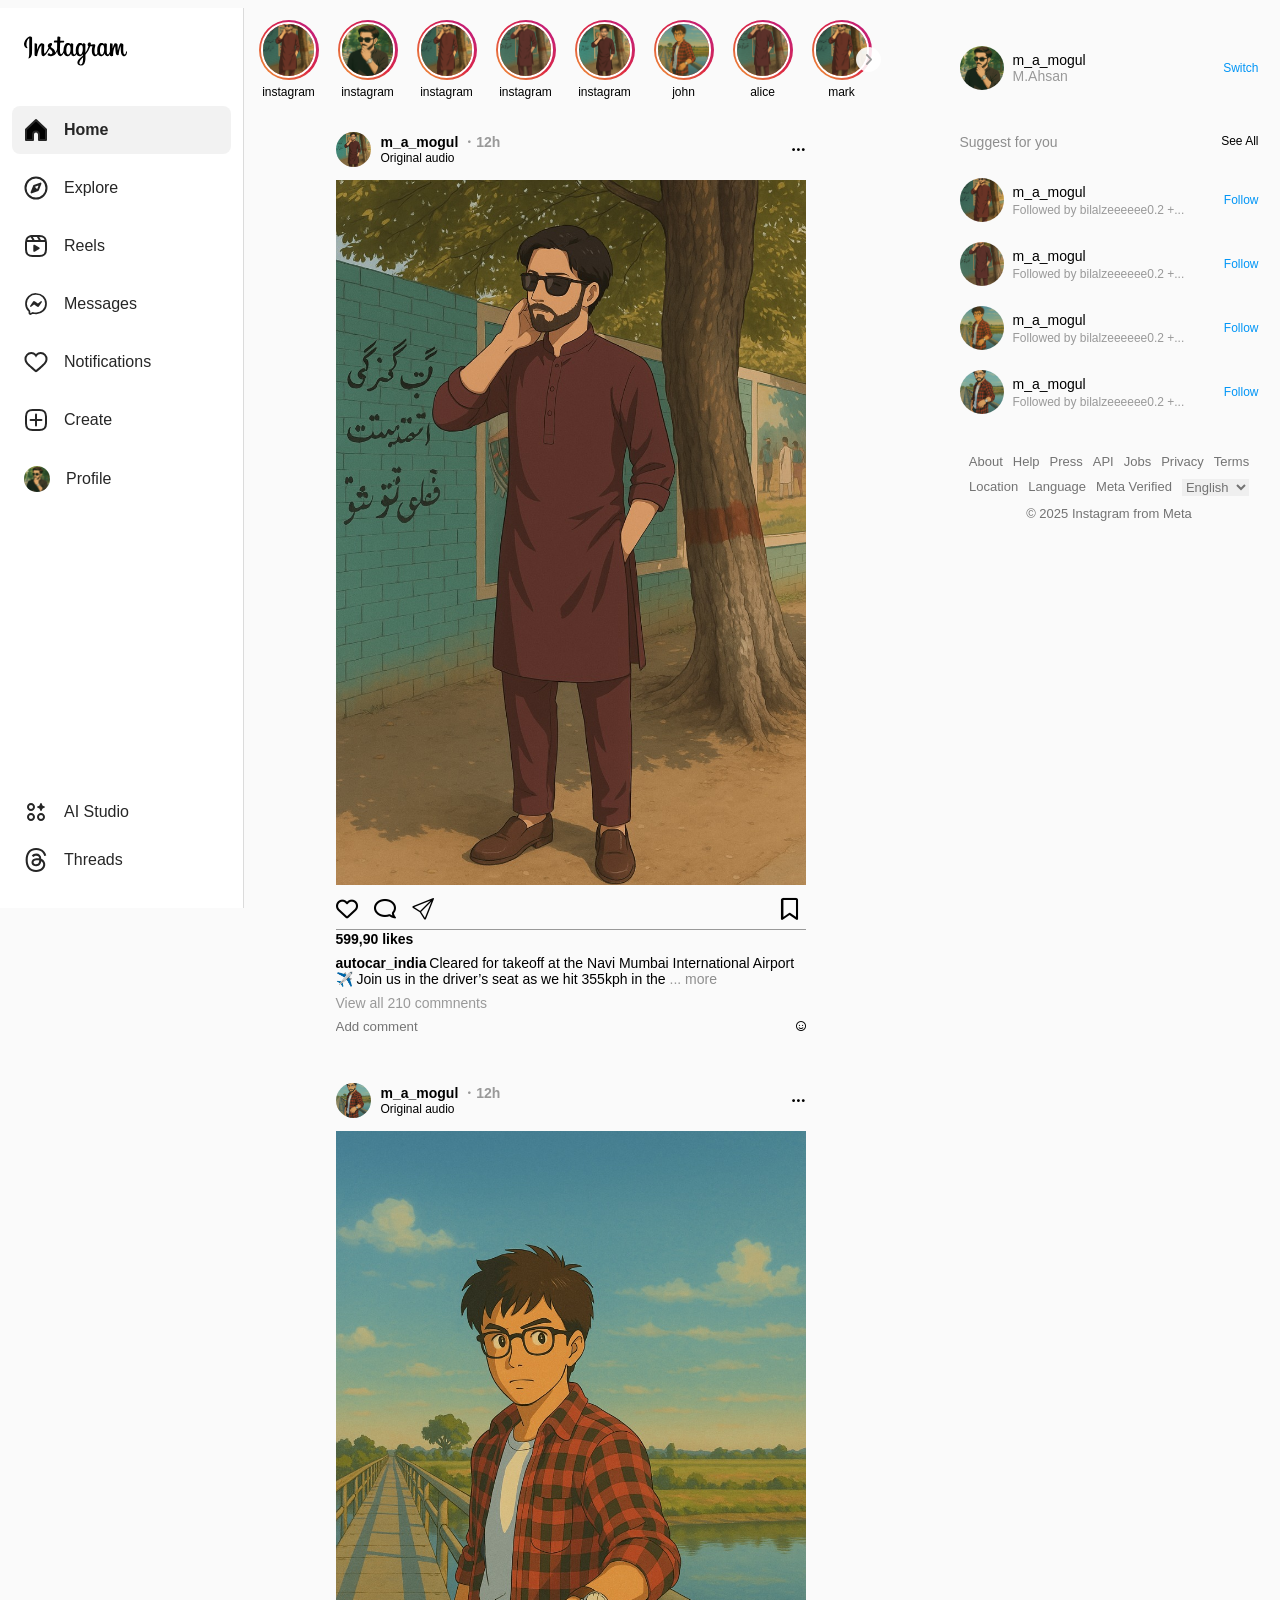
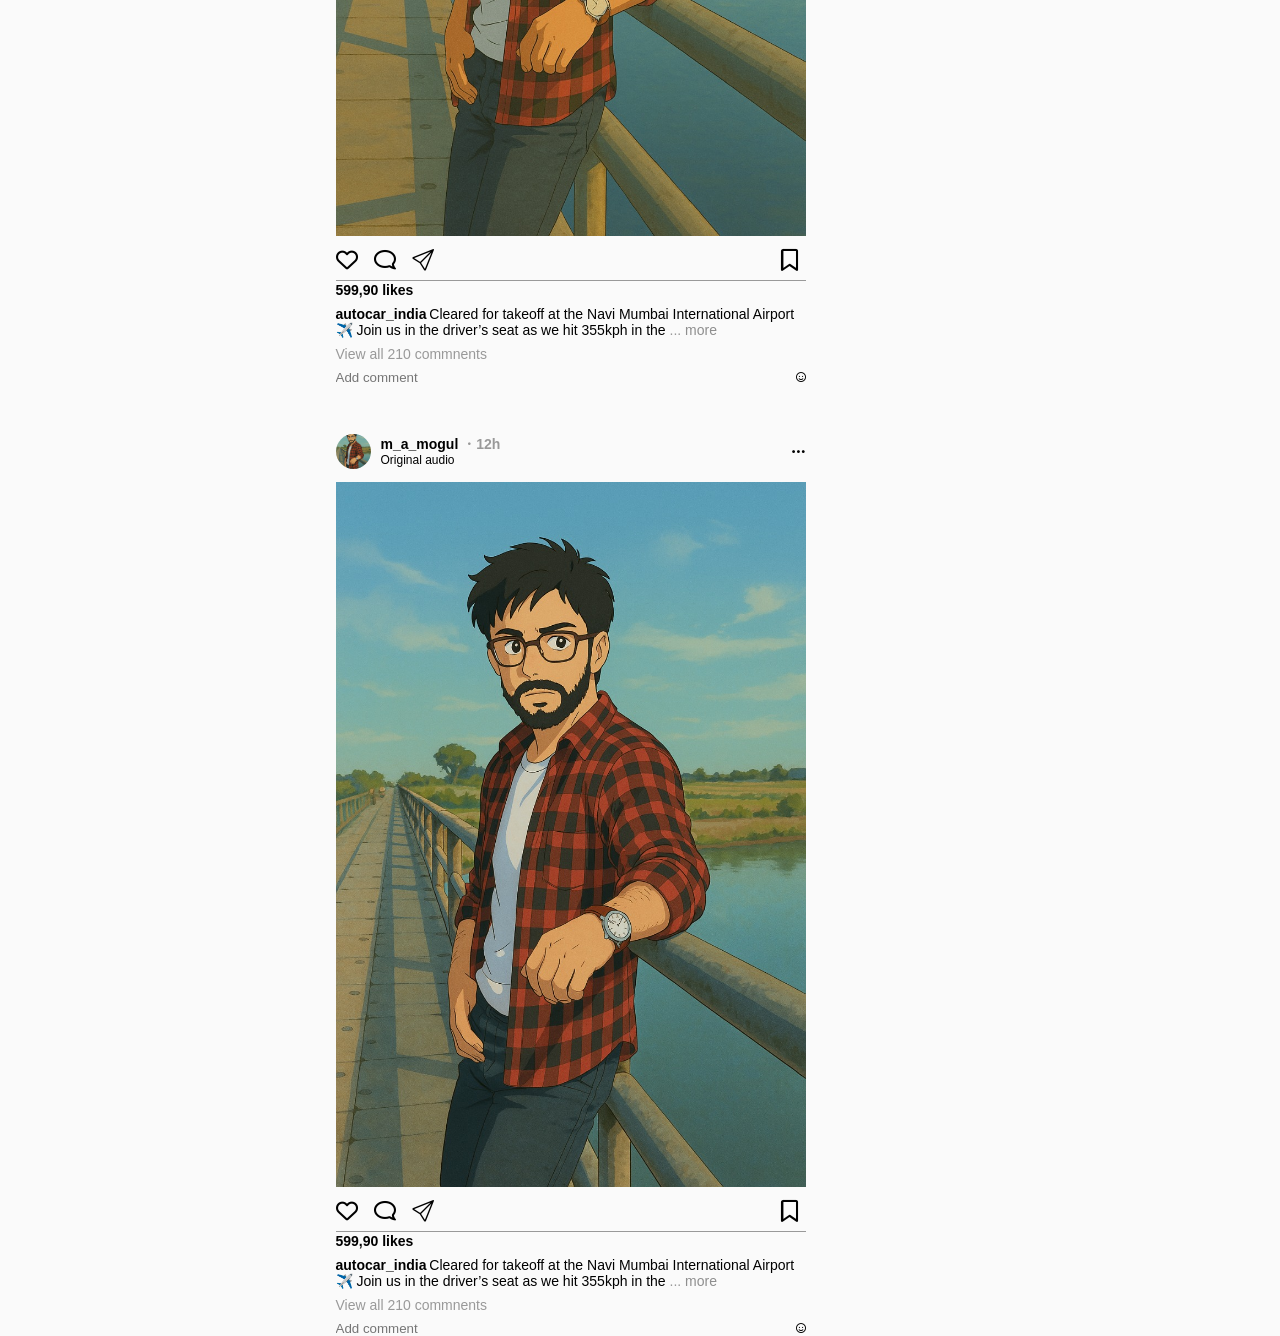
<file: index.html>
<!DOCTYPE html>
<html lang="en">

<head>
    <meta charset="UTF-8">
    <meta name="viewport" content="width=device-width, initial-scale=1.0">

    
    <!-- ? FontAwesome -->
    <link rel="stylesheet" href="https://cdnjs.cloudflare.com/ajax/libs/font-awesome/6.7.2/css/all.min.css"
        integrity="sha512-Evv84Mr4kqVGRNSgIGL/F/aIDqQb7xQ2vcrdIwxfjThSH8CSR7PBEakCr51Ck+w+/U6swU2Im1vVX0SVk9ABhg=="
        crossorigin="anonymous" referrerpolicy="no-referrer" />
    <!-- ?BootStrap Icon-->
    <link rel="stylesheet" href="https://cdn.jsdelivr.net/npm/bootstrap-icons@1.11.3/font/bootstrap-icons.min.css">
    <link rel="stylesheet" href="../css/index.css">

    <link rel="shortcut icon" href="../assets/icon.png" type="image/x-icon">

    <title>Instagram</title>

</head>

<body>

    <nav class="sidebar">
        <div class="sidebar-top">
            <div class="logo ">
                <a href="" class="default-logo"></a> <svg aria-label="Instagram" fill="currentColor" height="29" role="img"
                  viewBox="32 4 113 32" width="103">
                  <title>Instagram</title>
                  <path clip-rule="evenodd"
                    d="M37.82 4.11c-2.32.97-4.86 3.7-5.66 7.13-1.02 4.34 3.21 6.17 3.56 5.57.4-.7-.76-.94-1-3.2-.3-2.9 1.05-6.16 2.75-7.58.32-.27.3.1.3.78l-.06 14.46c0 3.1-.13 4.07-.36 5.04-.23.98-.6 1.64-.33 1.9.32.28 1.68-.4 2.46-1.5a8.13 8.13 0 0 0 1.33-4.58c.07-2.06.06-5.33.07-7.19 0-1.7.03-6.71-.03-9.72-.02-.74-2.07-1.51-3.03-1.1Zm82.13 14.48a9.42 9.42 0 0 1-.88 3.75c-.85 1.72-2.63 2.25-3.39-.22-.4-1.34-.43-3.59-.13-5.47.3-1.9 1.14-3.35 2.53-3.22 1.38.13 2.02 1.9 1.87 5.16ZM96.8 28.57c-.02 2.67-.44 5.01-1.34 5.7-1.29.96-3 .23-2.65-1.72.31-1.72 1.8-3.48 4-5.64l-.01 1.66Zm-.35-10a10.56 10.56 0 0 1-.88 3.77c-.85 1.72-2.64 2.25-3.39-.22-.5-1.69-.38-3.87-.13-5.25.33-1.78 1.12-3.44 2.53-3.44 1.38 0 2.06 1.5 1.87 5.14Zm-13.41-.02a9.54 9.54 0 0 1-.87 3.8c-.88 1.7-2.63 2.24-3.4-.23-.55-1.77-.36-4.2-.13-5.5.34-1.95 1.2-3.32 2.53-3.2 1.38.14 2.04 1.9 1.87 5.13Zm61.45 1.81c-.33 0-.49.35-.61.93-.44 2.02-.9 2.48-1.5 2.48-.66 0-1.26-1-1.42-3-.12-1.58-.1-4.48.06-7.37.03-.59-.14-1.17-1.73-1.75-.68-.25-1.68-.62-2.17.58a29.65 29.65 0 0 0-2.08 7.14c0 .06-.08.07-.1-.06-.07-.87-.26-2.46-.28-5.79 0-.65-.14-1.2-.86-1.65-.47-.3-1.88-.81-2.4-.2-.43.5-.94 1.87-1.47 3.48l-.74 2.2.01-4.88c0-.5-.34-.67-.45-.7a9.54 9.54 0 0 0-1.8-.37c-.48 0-.6.27-.6.67 0 .05-.08 4.65-.08 7.87v.46c-.27 1.48-1.14 3.49-2.09 3.49s-1.4-.84-1.4-4.68c0-2.24.07-3.21.1-4.83.02-.94.06-1.65.06-1.81-.01-.5-.87-.75-1.27-.85-.4-.09-.76-.13-1.03-.11-.4.02-.67.27-.67.62v.55a3.71 3.71 0 0 0-1.83-1.49c-1.44-.43-2.94-.05-4.07 1.53a9.31 9.31 0 0 0-1.66 4.73c-.16 1.5-.1 3.01.17 4.3-.33 1.44-.96 2.04-1.64 2.04-.99 0-1.7-1.62-1.62-4.4.06-1.84.42-3.13.82-4.99.17-.8.04-1.2-.31-1.6-.32-.37-1-.56-1.99-.33-.7.16-1.7.34-2.6.47 0 0 .05-.21.1-.6.23-2.03-1.98-1.87-2.69-1.22-.42.39-.7.84-.82 1.67-.17 1.3.9 1.91.9 1.91a22.22 22.22 0 0 1-3.4 7.23v-.7c-.01-3.36.03-6 .05-6.95.02-.94.06-1.63.06-1.8 0-.36-.22-.5-.66-.67-.4-.16-.86-.26-1.34-.3-.6-.05-.97.27-.96.65v.52a3.7 3.7 0 0 0-1.84-1.49c-1.44-.43-2.94-.05-4.07 1.53a10.1 10.1 0 0 0-1.66 4.72c-.15 1.57-.13 2.9.09 4.04-.23 1.13-.89 2.3-1.63 2.3-.95 0-1.5-.83-1.5-4.67 0-2.24.07-3.21.1-4.83.02-.94.06-1.65.06-1.81 0-.5-.87-.75-1.27-.85-.42-.1-.79-.13-1.06-.1-.37.02-.63.35-.63.6v.56a3.7 3.7 0 0 0-1.84-1.49c-1.44-.43-2.93-.04-4.07 1.53-.75 1.03-1.35 2.17-1.66 4.7a15.8 15.8 0 0 0-.12 2.04c-.3 1.81-1.61 3.9-2.68 3.9-.63 0-1.23-1.21-1.23-3.8 0-3.45.22-8.36.25-8.83l1.62-.03c.68 0 1.29.01 2.19-.04.45-.02.88-1.64.42-1.84-.21-.09-1.7-.17-2.3-.18-.5-.01-1.88-.11-1.88-.11s.13-3.26.16-3.6c.02-.3-.35-.44-.57-.53a7.77 7.77 0 0 0-1.53-.44c-.76-.15-1.1 0-1.17.64-.1.97-.15 3.82-.15 3.82-.56 0-2.47-.11-3.02-.11-.52 0-1.08 2.22-.36 2.25l3.2.09-.03 6.53v.47c-.53 2.73-2.37 4.2-2.37 4.2.4-1.8-.42-3.15-1.87-4.3-.54-.42-1.6-1.22-2.79-2.1 0 0 .69-.68 1.3-2.04.43-.96.45-2.06-.61-2.3-1.75-.41-3.2.87-3.63 2.25a2.61 2.61 0 0 0 .5 2.66l.15.19c-.4.76-.94 1.78-1.4 2.58-1.27 2.2-2.24 3.95-2.97 3.95-.58 0-.57-1.77-.57-3.43 0-1.43.1-3.58.19-5.8.03-.74-.34-1.16-.96-1.54a4.33 4.33 0 0 0-1.64-.69c-.7 0-2.7.1-4.6 5.57-.23.69-.7 1.94-.7 1.94l.04-6.57c0-.16-.08-.3-.27-.4a4.68 4.68 0 0 0-1.93-.54c-.36 0-.54.17-.54.5l-.07 10.3c0 .78.02 1.69.1 2.09.08.4.2.72.36.91.15.2.33.34.62.4.28.06 1.78.25 1.86-.32.1-.69.1-1.43.89-4.2 1.22-4.31 2.82-6.42 3.58-7.16.13-.14.28-.14.27.07l-.22 5.32c-.2 5.37.78 6.36 2.17 6.36 1.07 0 2.58-1.06 4.2-3.74l2.7-4.5 1.58 1.46c1.28 1.2 1.7 2.36 1.42 3.45-.21.83-1.02 1.7-2.44.86-.42-.25-.6-.44-1.01-.71-.23-.15-.57-.2-.78-.04-.53.4-.84.92-1.01 1.55-.17.61.45.94 1.09 1.22.55.25 1.74.47 2.5.5 2.94.1 5.3-1.42 6.94-5.34.3 3.38 1.55 5.3 3.72 5.3 1.45 0 2.91-1.88 3.55-3.72.18.75.45 1.4.8 1.96 1.68 2.65 4.93 2.07 6.56-.18.5-.69.58-.94.58-.94a3.07 3.07 0 0 0 2.94 2.87c1.1 0 2.23-.52 3.03-2.31.09.2.2.38.3.56 1.68 2.65 4.93 2.07 6.56-.18l.2-.28.05 1.4-1.5 1.37c-2.52 2.3-4.44 4.05-4.58 6.09-.18 2.6 1.93 3.56 3.53 3.69a4.5 4.5 0 0 0 4.04-2.11c.78-1.15 1.3-3.63 1.26-6.08l-.06-3.56a28.55 28.55 0 0 0 5.42-9.44s.93.01 1.92-.05c.32-.02.41.04.35.27-.07.28-1.25 4.84-.17 7.88.74 2.08 2.4 2.75 3.4 2.75 1.15 0 2.26-.87 2.85-2.17l.23.42c1.68 2.65 4.92 2.07 6.56-.18.37-.5.58-.94.58-.94.36 2.2 2.07 2.88 3.05 2.88 1.02 0 2-.42 2.78-2.28.03.82.08 1.49.16 1.7.05.13.34.3.56.37.93.34 1.88.18 2.24.11.24-.05.43-.25.46-.75.07-1.33.03-3.56.43-5.21.67-2.79 1.3-3.87 1.6-4.4.17-.3.36-.35.37-.03.01.64.04 2.52.3 5.05.2 1.86.46 2.96.65 3.3.57 1 1.27 1.05 1.83 1.05.36 0 1.12-.1 1.05-.73-.03-.31.02-2.22.7-4.96.43-1.79 1.15-3.4 1.41-4 .1-.21.15-.04.15 0-.06 1.22-.18 5.25.32 7.46.68 2.98 2.65 3.32 3.34 3.32 1.47 0 2.67-1.12 3.07-4.05.1-.7-.05-1.25-.48-1.25Z"
                    fill="currentColor" fill-rule="evenodd"></path>
                </svg></a>
        
                <!-- Mobile logo for smaller screens -->
                <a class="mobile-logo hidden"><svg aria-label="Instagram" class="x1lliihq x1n2onr6 x5n08af" fill="currentColor"
                    height="24" role="img" viewBox="0 0 24 24" width="24">
                    <title>Instagram</title>
                    <path
                      d="M12 2.982c2.937 0 3.285.011 4.445.064a6.087 6.087 0 0 1 2.042.379 3.408 3.408 0 0 1 1.265.823 3.408 3.408 0 0 1 .823 1.265 6.087 6.087 0 0 1 .379 2.042c.053 1.16.064 1.508.064 4.445s-.011 3.285-.064 4.445a6.087 6.087 0 0 1-.379 2.042 3.643 3.643 0 0 1-2.088 2.088 6.087 6.087 0 0 1-2.042.379c-1.16.053-1.508.064-4.445.064s-3.285-.011-4.445-.064a6.087 6.087 0 0 1-2.043-.379 3.408 3.408 0 0 1-1.264-.823 3.408 3.408 0 0 1-.823-1.265 6.087 6.087 0 0 1-.379-2.042c-.053-1.16-.064-1.508-.064-4.445s.011-3.285.064-4.445a6.087 6.087 0 0 1 .379-2.042 3.408 3.408 0 0 1 .823-1.265 3.408 3.408 0 0 1 1.265-.823 6.087 6.087 0 0 1 2.042-.379c1.16-.053 1.508-.064 4.445-.064M12 1c-2.987 0-3.362.013-4.535.066a8.074 8.074 0 0 0-2.67.511 5.392 5.392 0 0 0-1.949 1.27 5.392 5.392 0 0 0-1.269 1.948 8.074 8.074 0 0 0-.51 2.67C1.012 8.638 1 9.013 1 12s.013 3.362.066 4.535a8.074 8.074 0 0 0 .511 2.67 5.392 5.392 0 0 0 1.27 1.949 5.392 5.392 0 0 0 1.948 1.269 8.074 8.074 0 0 0 2.67.51C8.638 22.988 9.013 23 12 23s3.362-.013 4.535-.066a8.074 8.074 0 0 0 2.67-.511 5.625 5.625 0 0 0 3.218-3.218 8.074 8.074 0 0 0 .51-2.67C22.988 15.362 23 14.987 23 12s-.013-3.362-.066-4.535a8.074 8.074 0 0 0-.511-2.67 5.392 5.392 0 0 0-1.27-1.949 5.392 5.392 0 0 0-1.948-1.269 8.074 8.074 0 0 0-2.67-.51C15.362 1.012 14.987 1 12 1Zm0 5.351A5.649 5.649 0 1 0 17.649 12 5.649 5.649 0 0 0 12 6.351Zm0 9.316A3.667 3.667 0 1 1 15.667 12 3.667 3.667 0 0 1 12 15.667Zm5.872-10.859a1.32 1.32 0 1 0 1.32 1.32 1.32 1.32 0 0 0-1.32-1.32Z">
                    </path>
                  </svg></a>
              </div>
            <div class="navbar-list">
                <ul>
                    <li>
                        <a href="#" class="nav-item active home">
                            <svg aria-label="Home" class="x1lliihq x1n2onr6 x5n08af" fill="currentColor" height="24"
                                role="img" viewBox="0 0 24 24" width="24">
                                <title>Home</title>
                                <path
                                    d="M9.005 16.545a2.997 2.997 0 0 1 2.997-2.997A2.997 2.997 0 0 1 15 16.545V22h7V11.543L12 2 2 11.543V22h7.005Z"
                                    fill="none" stroke="currentColor" stroke-linejoin="round" stroke-width="2"></path>
                            </svg>
                            <span>
                                Home
                            </span>
                        </a>
                    </li>
                     <!-- onclick="showSearch()" -->
              <!-- <li onclick="showSearch()">
                <a class="nav-item" id="search">
                  <svg aria-label="Search" class="" fill="currentColor" height="24" role="img" viewBox="0 0 24 24"
                    width="24">
                    <title>Search</title>
                    <path d="M19 10.5A8.5 8.5 0 1 1 10.5 2a8.5 8.5 0 0 1 8.5 8.5Z" fill="none" stroke="currentColor"
                      stroke-linecap="round" stroke-linejoin="round" stroke-width="2"></path>
                    <line fill="none" stroke="currentColor" stroke-linecap="round" stroke-linejoin="round" stroke-width="2"
                      x1="16.511" x2="22" y1="16.511" y2="22"></line>
                  </svg>
                  <span> Search </span>
                </a>
                <div class="searchPopup" id="sPopup">
                  <div class="searchPage">
                    <div class="search-head">
                      <div class="search-title">Search</div>
                    </div>
                    <div class="search-bottom">
                      <div class="search-field">
                        <input type="text" id="searchInput" placeholder="Search">
                        <span class="clear-btn" id="clearBtn">&times;</span>
                      </div>
                      <hr>
                      <div class="search-list">
                        <div class="list-title">
                          <div class="recent">
                            Recent
                          </div>
                          <div class="clear-all" id="clear-all">Clear all</div>
                        </div>
                        <div class="list" id="list">
                          <div class="user-searched">
                            <div class="user-profile">
                              <img src="../assets/profile/adnan/1.jpg" width="" alt="">
                            </div>
                            <div class="search-user--info">
                              <a href="" class="search-username">m_a_mogul</a>
                              <span class="curr-name">M.Ahsan</span>
                            </div>
                            <div class="close-btn" id="close-btn">
                              <button>&times;</button>
                            </div>
                          </div>
                          <div class="user-searched">
                            <div class="user-profile">
                              <img src="../assets/profile/5.jpg" width="" alt="">
                            </div>
                            <div class="search-user--info">
                              <a href="" class="search-username">m_a_mogul</a>
                              <span class="curr-name">M.Ahsan</span>
                            </div>
                            <div class="close-btn" id="close-btn">
                              <button>&times;</button>
                            </div>
                          </div>
                          <div class="user-searched">
                            <div class="user-profile">
                              <img src="../assets/profile/adnan/1.jpg" width="" alt="">
                            </div>
                            <div class="search-user--info">
                              <a href="" class="search-username">m_a_mogul</a>
                              <span class="curr-name">M.Ahsan</span>
                            </div>
                            <div class="close-btn" id="close-btn">
                              <button>&times;</button>
                            </div>
                          </div>
                          <div class="user-searched">
                            <div class="user-profile">
                              <img src="../assets/profile/5.jpg" width="" alt="">
                            </div>
                            <div class="search-user--info">
                              <a href="" class="search-username">m_a_mogul</a>
                              <span class="curr-name">M.Ahsan</span>
                            </div>
                            <div class="close-btn" id="close-btn">
                              <button>&times;</button>
                            </div>
                          </div>
                        </div>
                      </div>
                    </div>
                  </div>
                </div>
              </li> -->
                    <li>
                        <a href="./explore.html" class="nav-item">
                            <svg aria-label="Explore" class="" fill="currentColor" height="24" role="img"
                                viewBox="0 0 24 24" width="24">
                                <title>Explore</title>
                                <polygon fill="none"
                                    points="13.941 13.953 7.581 16.424 10.06 10.056 16.42 7.585 13.941 13.953"
                                    stroke="currentColor" stroke-linecap="round" stroke-linejoin="round"
                                    stroke-width="2">
                                </polygon>
                                <polygon fill-rule="evenodd"
                                    points="10.06 10.056 13.949 13.945 7.581 16.424 10.06 10.056">
                                </polygon>
                                <circle cx="12.001" cy="12.005" fill="none" r="10.5" stroke="currentColor"
                                    stroke-linecap="round" stroke-linejoin="round" stroke-width="2"></circle>
                            </svg>
                            <span>
                                Explore
                            </span>
                        </a>
                    </li>
                    <li>
                        <a href="#" class="nav-item">
                            <svg aria-label="Reels" class="x1lliihq x1n2onr6 x5n08af" fill="currentColor" height="24"
                                role="img" viewBox="0 0 24 24" width="24">
                                <title>Reels</title>
                                <line fill="none" stroke="currentColor" stroke-linejoin="round" stroke-width="2"
                                    x1="2.049" x2="21.95" y1="7.002" y2="7.002"></line>
                                <line fill="none" stroke="currentColor" stroke-linecap="round" stroke-linejoin="round"
                                    stroke-width="2" x1="13.504" x2="16.362" y1="2.001" y2="7.002"></line>
                                <line fill="none" stroke="currentColor" stroke-linecap="round" stroke-linejoin="round"
                                    stroke-width="2" x1="7.207" x2="10.002" y1="2.11" y2="7.002"></line>
                                <path
                                    d="M2 12.001v3.449c0 2.849.698 4.006 1.606 4.945.94.908 2.098 1.607 4.946 1.607h6.896c2.848 0 4.006-.699 4.946-1.607.908-.939 1.606-2.096 1.606-4.945V8.552c0-2.848-.698-4.006-1.606-4.945C19.454 2.699 18.296 2 15.448 2H8.552c-2.848 0-4.006.699-4.946 1.607C2.698 4.546 2 5.704 2 8.552Z"
                                    fill="none" stroke="currentColor" stroke-linecap="round" stroke-linejoin="round"
                                    stroke-width="2"></path>
                                <path
                                    d="M9.763 17.664a.908.908 0 0 1-.454-.787V11.63a.909.909 0 0 1 1.364-.788l4.545 2.624a.909.909 0 0 1 0 1.575l-4.545 2.624a.91.91 0 0 1-.91 0Z"
                                    fill-rule="evenodd"></path>
                            </svg>
                            <span>
                                Reels
                            </span>
                        </a>
                    </li>
                    <li>

                        <a href="/html/message.html" class="nav-item">
                            <svg aria-label="Messenger" class="x1lliihq x1n2onr6 x5n08af" fill="currentColor"
                                height="24" role="img" viewBox="0 0 24 24" width="24">
                                <title>Messenger</title>
                                <path
                                    d="M12.003 2.001a9.705 9.705 0 1 1 0 19.4 10.876 10.876 0 0 1-2.895-.384.798.798 0 0 0-.533.04l-1.984.876a.801.801 0 0 1-1.123-.708l-.054-1.78a.806.806 0 0 0-.27-.569 9.49 9.49 0 0 1-3.14-7.175 9.65 9.65 0 0 1 10-9.7Z"
                                    fill="none" stroke="currentColor" stroke-miterlimit="10" stroke-width="1.739">
                                </path>
                                <path
                                    d="M17.79 10.132a.659.659 0 0 0-.962-.873l-2.556 2.05a.63.63 0 0 1-.758.002L11.06 9.47a1.576 1.576 0 0 0-2.277.42l-2.567 3.98a.659.659 0 0 0 .961.875l2.556-2.049a.63.63 0 0 1 .759-.002l2.452 1.84a1.576 1.576 0 0 0 2.278-.42Z"
                                    fill-rule="evenodd"></path>
                            </svg>
                            <span>
                                Messages
                            </span>
                        </a>
                    </li>
                    <li class="hide-in--mobile">

                        <a href="#" class="nav-item">
                            <svg aria-label="Notifications" class="x1lliihq x1n2onr6 x5n08af" fill="currentColor"
                                height="24" role="img" viewBox="0 0 24 24" width="24">
                                <title>Notifications</title>
                                <path
                                    d="M16.792 3.904A4.989 4.989 0 0 1 21.5 9.122c0 3.072-2.652 4.959-5.197 7.222-2.512 2.243-3.865 3.469-4.303 3.752-.477-.309-2.143-1.823-4.303-3.752C5.141 14.072 2.5 12.167 2.5 9.122a4.989 4.989 0 0 1 4.708-5.218 4.21 4.21 0 0 1 3.675 1.941c.84 1.175.98 1.763 1.12 1.763s.278-.588 1.11-1.766a4.17 4.17 0 0 1 3.679-1.938m0-2a6.04 6.04 0 0 0-4.797 2.127 6.052 6.052 0 0 0-4.787-2.127A6.985 6.985 0 0 0 .5 9.122c0 3.61 2.55 5.827 5.015 7.97.283.246.569.494.853.747l1.027.918a44.998 44.998 0 0 0 3.518 3.018 2 2 0 0 0 2.174 0 45.263 45.263 0 0 0 3.626-3.115l.922-.824c.293-.26.59-.519.885-.774 2.334-2.025 4.98-4.32 4.98-7.94a6.985 6.985 0 0 0-6.708-7.218Z">
                                </path>
                            </svg>
                            <span>
                                Notifications
                            </span>
                        </a>
                    </li>
                    <li>

                        <a href="#" class="nav-item create-post">
                            <svg aria-label="New post" class="x1lliihq x1n2onr6 x5n08af" fill="currentColor" height="24"
                                role="img" viewBox="0 0 24 24" width="24">
                                <title>New post</title>
                                <path
                                    d="M2 12v3.45c0 2.849.698 4.005 1.606 4.944.94.909 2.098 1.608 4.946 1.608h6.896c2.848 0 4.006-.7 4.946-1.608C21.302 19.455 22 18.3 22 15.45V8.552c0-2.849-.698-4.006-1.606-4.945C19.454 2.7 18.296 2 15.448 2H8.552c-2.848 0-4.006.699-4.946 1.607C2.698 4.547 2 5.703 2 8.552Z"
                                    fill="none" stroke="currentColor" stroke-linecap="round" stroke-linejoin="round"
                                    stroke-width="2"></path>
                                <line fill="none" stroke="currentColor" stroke-linecap="round" stroke-linejoin="round"
                                    stroke-width="2" x1="6.545" x2="17.455" y1="12.001" y2="12.001"></line>
                                <line fill="none" stroke="currentColor" stroke-linecap="round" stroke-linejoin="round"
                                    stroke-width="2" x1="12.003" x2="12.003" y1="6.545" y2="17.455"></line>
                            </svg>
                            <span>
                                Create
                            </span>
                        </a>
                    </li>
                    <li>

                        <a href="./profile.html" class="nav-item">
                            <img src="../assets/profile/1.jpg" class="profile-pic--nav" alt="Profile">
                            <span>
                                Profile
                            </span>
                        </a>
                    </li>
                </ul>
            </div>
        </div>

        <div class="more-icons">
            <a href="#" class="nav-item ai-studio">
                <svg aria-label="" class="x1lliihq x1n2onr6 xyb1xck" fill="currentColor" height="24" role="img"
                    viewBox="0 0 24 24" width="24">
                    <title></title>
                    <path clip-rule="evenodd"
                        d="M3 17C3 19.2091 4.79086 21 7 21C9.20914 21 11 19.2091 11 17C11 14.7909 9.20914 13 7 13C4.79086 13 3 14.7909 3 17ZM7 19C5.89543 19 5 18.1046 5 17C5 15.8954 5.89543 15 7 15C8.10457 15 9 15.8954 9 17C9 18.1046 8.10457 19 7 19Z"
                        fill="ig-primary-icon" fill-rule="evenodd"></path>
                    <path clip-rule="evenodd"
                        d="M3 7C3 9.20914 4.79086 11 7 11C9.20914 11 11 9.20914 11 7C11 4.79086 9.20914 3 7 3C4.79086 3 3 4.79086 3 7ZM7 9C5.89543 9 5 8.10457 5 7C5 5.89543 5.89543 5 7 5C8.10457 5 9 5.89543 9 7C9 8.10457 8.10457 9 7 9Z"
                        fill="ig-primary-icon" fill-rule="evenodd"></path>
                    <path clip-rule="evenodd"
                        d="M13 17C13 19.2091 14.7909 21 17 21C19.2091 21 21 19.2091 21 17C21 14.7909 19.2091 13 17 13C14.7909 13 13 14.7909 13 17ZM17 19C15.8954 19 15 18.1046 15 17C15 15.8954 15.8954 15 17 15C18.1046 15 19 15.8954 19 17C19 18.1046 18.1046 19 17 19Z"
                        fill="ig-primary-icon" fill-rule="evenodd"></path>
                    <path
                        d="M16.441 10.6266C16.6549 11.1245 17.3625 11.1245 17.5765 10.6266L18.3939 8.72443C18.4564 8.57898 18.5725 8.46316 18.7183 8.40081L20.6256 7.58558C21.1248 7.37223 21.1248 6.66646 20.6256 6.45313L18.7183 5.63788C18.5725 5.57554 18.4564 5.45972 18.3939 5.31427L17.5598 3.37331C17.3484 2.88143 16.6518 2.87387 16.4297 3.36107L15.5339 5.32659C15.471 5.46452 15.3594 5.57455 15.2203 5.63554L13.369 6.44802C12.8744 6.66499 12.8778 7.36588 13.3744 7.57819L15.299 8.40081C15.4449 8.46316 15.5611 8.57898 15.6235 8.72443L16.441 10.6266Z"
                        fill="ig-primary-icon"></path>
                </svg>
                <span>
                    AI Studio
                </span>
            </a>

            <a href="#" class="nav-item therads">
                <svg aria-label="" class="x1lliihq x1n2onr6 x5n08af" fill="currentColor" height="24" role="img"
                    viewBox="0 0 192 192" width="24">
                    <title></title>
                    <path class="xcslo1z"
                        d="M141.537 88.9883C140.71 88.5919 139.87 88.2104 139.019 87.8451C137.537 60.5382 122.616 44.905 97.5619 44.745C97.4484 44.7443 97.3355 44.7443 97.222 44.7443C82.2364 44.7443 69.7731 51.1409 62.102 62.7807L75.881 72.2328C81.6116 63.5383 90.6052 61.6848 97.2286 61.6848C97.3051 61.6848 97.3819 61.6848 97.4576 61.6855C105.707 61.7381 111.932 64.1366 115.961 68.814C118.893 72.2193 120.854 76.925 121.825 82.8638C114.511 81.6207 106.601 81.2385 98.145 81.7233C74.3247 83.0954 59.0111 96.9879 60.0396 116.292C60.5615 126.084 65.4397 134.508 73.775 140.011C80.8224 144.663 89.899 146.938 99.3323 146.423C111.79 145.74 121.563 140.987 128.381 132.296C133.559 125.696 136.834 117.143 138.28 106.366C144.217 109.949 148.617 114.664 151.047 120.332C155.179 129.967 155.42 145.8 142.501 158.708C131.182 170.016 117.576 174.908 97.0135 175.059C74.2042 174.89 56.9538 167.575 45.7381 153.317C35.2355 139.966 29.8077 120.682 29.6052 96C29.8077 71.3178 35.2355 52.0336 45.7381 38.6827C56.9538 24.4249 74.2039 17.11 97.0132 16.9405C119.988 17.1113 137.539 24.4614 149.184 38.788C154.894 45.8136 159.199 54.6488 162.037 64.9503L178.184 60.6422C174.744 47.9622 169.331 37.0357 161.965 27.974C147.036 9.60668 125.202 0.195148 97.0695 0H96.9569C68.8816 0.19447 47.2921 9.6418 32.7883 28.0793C19.8819 44.4864 13.2244 67.3157 13.0007 95.9325L13 96L13.0007 96.0675C13.2244 124.684 19.8819 147.514 32.7883 163.921C47.2921 182.358 68.8816 191.806 96.9569 192H97.0695C122.03 191.827 139.624 185.292 154.118 170.811C173.081 151.866 172.51 128.119 166.26 113.541C161.776 103.087 153.227 94.5962 141.537 88.9883ZM98.4405 129.507C88.0005 130.095 77.1544 125.409 76.6196 115.372C76.2232 107.93 81.9158 99.626 99.0812 98.6368C101.047 98.5234 102.976 98.468 104.871 98.468C111.106 98.468 116.939 99.0737 122.242 100.233C120.264 124.935 108.662 128.946 98.4405 129.507Z">
                    </path>
                </svg>
                <span>
                    Threads
                </span>
            </a>
        </div>
    </nav>

    <main>
        <div class="main-div">
            <!-- ? Insta Content -->
            <div class="insta-content">

                <div class="story-wrapper">
                    <button class="btn prev"><i class="fa-solid fa-angle-left"></i></button>
                    <button class="btn next"><i class="fa-solid fa-angle-right"></i></button>

                    <div class="insta-stories" id="storiesContainer">
                    </div>
                </div>

                <div class="insta-posts">
                    <div class="post-div">
                        <div class="post">
                            <div class="post-header">
                                <div class="left-side">
                                    <div class="profile-pic">
                                        <img src="../assets/profile/4.jpg" alt="">
                                    </div>
                                    <div class="user-info">
                                        <div class="post-username">
                                            <span class="username">
                                                m_a_mogul
                                            </span>
                                            <span class="post-time"><i class="bi bi-dot"></i>12h</span>
                                        </div>
                                        <span class="post-audio">Original audio</span>
                                    </div>
                                </div>
                                <div class="right-side">
                                    <div class="more-option" title="more option">
                                        <i class="bi bi-three-dots"></i>
                                    </div>
                                </div>
                            </div>
                            <div class="post-img">
                                <img src="../assets/profile/2.jpg" alt="">
                                <div class="like-heart" id="like-heart">
                                    <i class="fa-solid fa-heart like "></i>
                                </div>
                            </div>
                            <div class="post-footer">
                                <div class="post-controls">
                                    <div class="post-btns">
                                        <div class="heart btn-post" id="heart">
                                            <i class="fa-regular fa-heart"></i>
                                        </div>
                                        <div class="comment  btn-post">
                                            <i class="fa-regular fa-comment"></i>
                                        </div>
                                        <div class="share  btn-post">
                                            <i class="bi bi-send"></i>
                                        </div>
                                    </div>
                                    <div class="save-btn">
                                        <div class="save">
                                            <i class="fa-regular fa-bookmark"></i>
                                        </div>
                                    </div>
                                </div>

                                <div class="post-like--count">
                                    <div class="like-count">
                                        <a href="">
                                            <span>599,90</span>
                                            <span>
                                                likes
                                            </span>
                                        </a>
                                    </div>
                                </div>

                                <div class="post-caption">
                                    <div class="caption">
                                        <span class="post-username">autocar_india</span>
                                        <span class="caption-text">
                                            Cleared for takeoff at the Navi Mumbai International Airport ✈️ Join us in
                                            the driver’s seat as we hit 355kph in the
                                            <span class="dots">...</span>
                                            <span class="extra-text"> new Ferrari SF90 XX Stradale — an 1016hp hybrid
                                                rocket! 🚗💨</span>
                                            <span class="more-link toggle">more</span>
                                        </span>
                                    </div>
                                </div>


                                <div class="view-all-comments">
                                    <a href="" class="view-comments">
                                        View all <span class="total-comments">210</span> commnents
                                    </a>
                                </div>

                                <div class="add-comment">
                                    <div class="post-cmt">
                                        <form>
                                            <div class="cmt-div">
                                                <input type="text" placeholder="Add comment" name="" id="cmt">
                                            </div>
                                            <button class="cmt-btn" id="cmt-btn">
                                                Post
                                            </button>
                                        </form>
                                        <div class="cmt-emoji">
                                            <i class="fa-regular fa-face-smile"></i>
                                        </div>
                                    </div>
                                </div>
                            </div>
                        </div>
                    </div>

                    <div class="post-div">
                        <div class="post">
                            <div class="post-header">
                                <div class="left-side">
                                    <div class="profile-pic">
                                        <img src="../assets/profile/6.jpg" alt="">
                                    </div>
                                    <div class="user-info">
                                        <div class="post-username">
                                            <span class="username">
                                                m_a_mogul
                                            </span>
                                            <span class="post-time"><i class="bi bi-dot"></i>12h</span>
                                        </div>
                                        <span class="post-audio">Original audio</span>
                                    </div>
                                </div>
                                <div class="right-side">
                                    <div class="more-option" title="more option">
                                        <i class="bi bi-three-dots"></i>
                                    </div>
                                </div>
                            </div>
                            <div class="post-img">
                                <img src="../assets/profile/5.jpg" alt="">
                                <div class="like-heart" id="like-heart">
                                    <i class="fa-solid fa-heart like "></i>
                                </div>
                            </div>
                            <div class="post-footer">
                                <div class="post-controls">
                                    <div class="post-btns">
                                        <div class="heart btn-post" id="heart">
                                            <i class="fa-regular fa-heart"></i>
                                        </div>
                                        <div class="comment  btn-post">
                                            <i class="fa-regular fa-comment"></i>
                                        </div>
                                        <div class="share  btn-post">
                                            <i class="bi bi-send"></i>
                                        </div>
                                    </div>
                                    <div class="save-btn">
                                        <div class="save">
                                            <i class="fa-regular fa-bookmark"></i>
                                        </div>
                                    </div>
                                </div>

                                <div class="post-like--count">
                                    <div class="like-count">
                                        <a href="">
                                            <span>599,90</span>
                                            <span>
                                                likes
                                            </span>
                                        </a>
                                    </div>
                                </div>

                                <div class="post-caption">
                                    <div class="caption">
                                        <span class="post-username">autocar_india</span>
                                        <span class="caption-text">
                                            Cleared for takeoff at the Navi Mumbai International Airport ✈️ Join us in
                                            the driver’s seat as we hit 355kph in the
                                            <span class="dots">...</span>
                                            <span class="extra-text"> new Ferrari SF90 XX Stradale — an 1016hp hybrid
                                                rocket! 🚗💨</span>
                                            <span class="more-link toggle">more</span>
                                        </span>
                                    </div>
                                </div>

                                <div class="view-all-comments">
                                    <a href="" class="view-comments">
                                        View all <span class="total-comments">210</span> commnents
                                    </a>
                                </div>

                                <div class="add-comment">
                                    <div class="post-cmt">
                                        <form>
                                            <div class="cmt-div">
                                                <input type="text" placeholder="Add comment" name="" id="cmt">
                                            </div>
                                            <button class="cmt-btn" id="cmt-btn">
                                                Post
                                            </button>
                                        </form>
                                        <div class="cmt-emoji">
                                            <i class="fa-regular fa-face-smile"></i>
                                        </div>
                                    </div>
                                </div>
                            </div>
                        </div>
                    </div>

                    <div class="post-div">
                        <div class="post">
                            <div class="post-header">
                                <div class="left-side">
                                    <div class="profile-pic">
                                        <img src="../assets/profile/6.jpg" alt="">
                                    </div>
                                    <div class="user-info">
                                        <div class="post-username">
                                            <span class="username">
                                                m_a_mogul
                                            </span>
                                            <span class="post-time"><i class="bi bi-dot"></i>12h</span>
                                        </div>
                                        <span class="post-audio">Original audio</span>
                                    </div>
                                </div>
                                <div class="right-side">
                                    <div class="more-option" title="more option">
                                        <i class="bi bi-three-dots"></i>
                                    </div>
                                </div>
                            </div>
                            <div class="post-img">
                                <img src="../assets/profile/6.jpg" alt="">
                                <div class="like-heart" id="like-heart">
                                    <i class="fa-solid fa-heart like "></i>
                                </div>
                            </div>
                            <div class="post-footer">
                                <div class="post-controls">
                                    <div class="post-btns">
                                        <div class="heart btn-post" id="heart">
                                            <i class="fa-regular fa-heart"></i>
                                        </div>
                                        <div class="comment  btn-post">
                                            <i class="fa-regular fa-comment"></i>
                                        </div>
                                        <div class="share  btn-post">
                                            <i class="bi bi-send"></i>
                                        </div>
                                    </div>
                                    <div class="save-btn">
                                        <div class="save">
                                            <i class="fa-regular fa-bookmark"></i>
                                        </div>
                                    </div>
                                </div>

                                <div class="post-like--count">
                                    <div class="like-count">
                                        <a href="">
                                            <span>599,90</span>
                                            <span>
                                                likes
                                            </span>
                                        </a>
                                    </div>
                                </div>

                                <div class="post-caption">
                                    <div class="caption">
                                        <span class="post-username">autocar_india</span>
                                        <span class="caption-text">
                                            Cleared for takeoff at the Navi Mumbai International Airport ✈️ Join us in
                                            the driver’s seat as we hit 355kph in the
                                            <span class="dots">...</span>
                                            <span class="extra-text"> new Ferrari SF90 XX Stradale — an 1016hp hybrid
                                                rocket! 🚗💨</span>
                                            <span class="more-link toggle">more</span>
                                        </span>
                                    </div>
                                </div>


                                <div class="view-all-comments">
                                    <a href="" class="view-comments">
                                        View all <span class="total-comments">210</span> commnents
                                    </a>
                                </div>

                                <div class="add-comment">
                                    <div class="post-cmt">
                                        <form>
                                            <div class="cmt-div">
                                                <input type="text" placeholder="Add comment" name="" id="cmt">
                                            </div>
                                            <button class="cmt-btn" id="cmt-btn">
                                                Post
                                            </button>
                                        </form>
                                        <div class="cmt-emoji">
                                            <i class="fa-regular fa-face-smile"></i>
                                        </div>
                                    </div>
                                </div>
                            </div>
                        </div>
                    </div>


                </div>
            </div>

            <!-- ? Insta main-right -->

            <div class="main-right">
                <div class="right">
                    <div class="user-profile--switch">
                        <div class="curr-profile">
                            <img src="../assets/profile/1.jpg" width="" alt="">
                        </div>
                        <div class="curr-user--info">
                            <a href="" class="curr-username">m_a_mogul</a>
                            <span class="curr-name">M.Ahsan</span>
                        </div>
                        <div class="switch-btn">
                            <a href="">Switch</a>
                        </div>
                    </div>
                    <div class="user-suggestion">
                        <div class="suggeastion">
                            <div class="suggest-head">
                                <span>Suggest for you</span>
                                <a href="">
                                    See All
                                </a>
                            </div>
                            <div class="suggestion-list">

                                <div class="suggest-profile">
                                    <div class="suggest-img">
                                        <img src="../assets/profile/3.jpg" width="" alt="">
                                    </div>
                                    <div class="suggest-user--info">
                                        <a href="" class="suggest-username">m_a_mogul</a>
                                        <span class="suggest-followed">Followed by bilalzeeeeee0.2 +...</span>
                                    </div>
                                    <div class="follow-btn">
                                        <a href="">Follow</a>
                                    </div>
                                </div>

                                <div class="suggest-profile">
                                    <div class="suggest-img">
                                        <img src="../assets/profile/2.jpg" width="" alt="">
                                    </div>
                                    <div class="suggest-user--info">
                                        <a href="" class="suggest-username">m_a_mogul</a>
                                        <span class="suggest-followed">Followed by bilalzeeeeee0.2 +...</span>
                                    </div>
                                    <div class="follow-btn">
                                        <a href="">Follow</a>
                                    </div>
                                </div>
                                <div class="suggest-profile">
                                    <div class="suggest-img">
                                        <img src="../assets/profile/5.jpg" width="" alt="">
                                    </div>
                                    <div class="suggest-user--info">
                                        <a href="" class="suggest-username">m_a_mogul</a>
                                        <span class="suggest-followed">Followed by bilalzeeeeee0.2 +...</span>
                                    </div>
                                    <div class="follow-btn">
                                        <a href="">Follow</a>
                                    </div>
                                </div>
                                <div class="suggest-profile">
                                    <div class="suggest-img">
                                        <img src="../assets/profile/6.jpg" width="" alt="">
                                    </div>
                                    <div class="suggest-user--info">
                                        <a href="" class="suggest-username">m_a_mogul</a>
                                        <span class="suggest-followed">Followed by bilalzeeeeee0.2 +...</span>
                                    </div>
                                    <div class="follow-btn">
                                        <a href="">Follow</a>
                                    </div>
                                </div>
                            </div>
                        </div>
                    </div>
                    <div class="suggest-footer">
                        <footer class="bottom">
                            <ul>

                                <li><a href="#">About</a></li>
                                <li><a href="#">Help</a></li>
                                <li><a href="#">Press</a></li>
                                <li><a href="#">API</a></li>
                                <li><a href="#">Jobs</a></li>
                                <li><a href="#">Privacy</a></li>
                                <li><a href="#">Terms</a></li>
                                <li><a href="#">Location</a></li>
                                <li><a href="#">Language</a></li>
                                <li><a href="#">Meta Verified</a></li>
                                <li>
                                    <select name="" id="">
                                        <option value="">English</option>
                                        <option value="">Spanish</option>
                                        <option value="">Arabic</option>
                                        <option value="">Urdu</option>
                                    </select>
                                </li>
                                <li>&copy; 2025 Instagram from Meta</li>
                            </ul>
                        </footer>
                    </div>
                </div>
            </div>
        </div>

    </main>

    <script src="../js/index.js"></script>


</body>

</html>
</file>
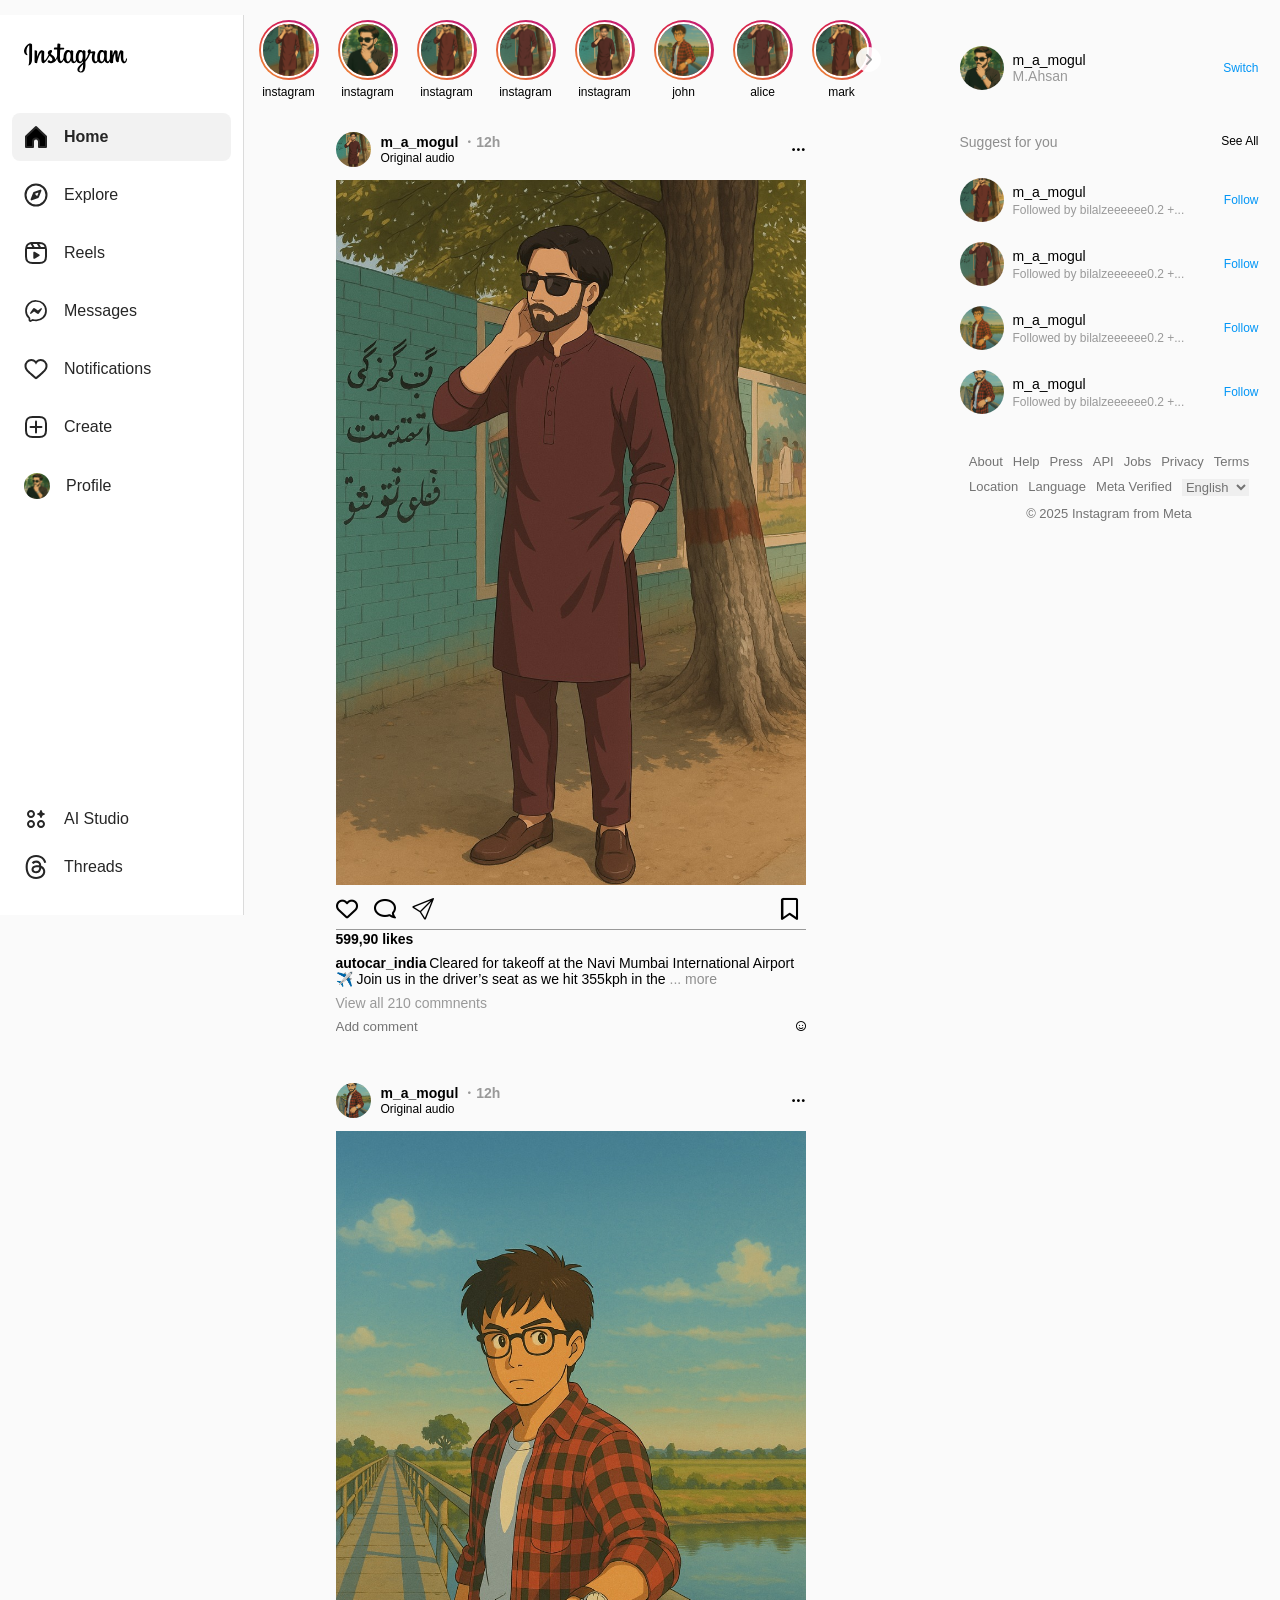
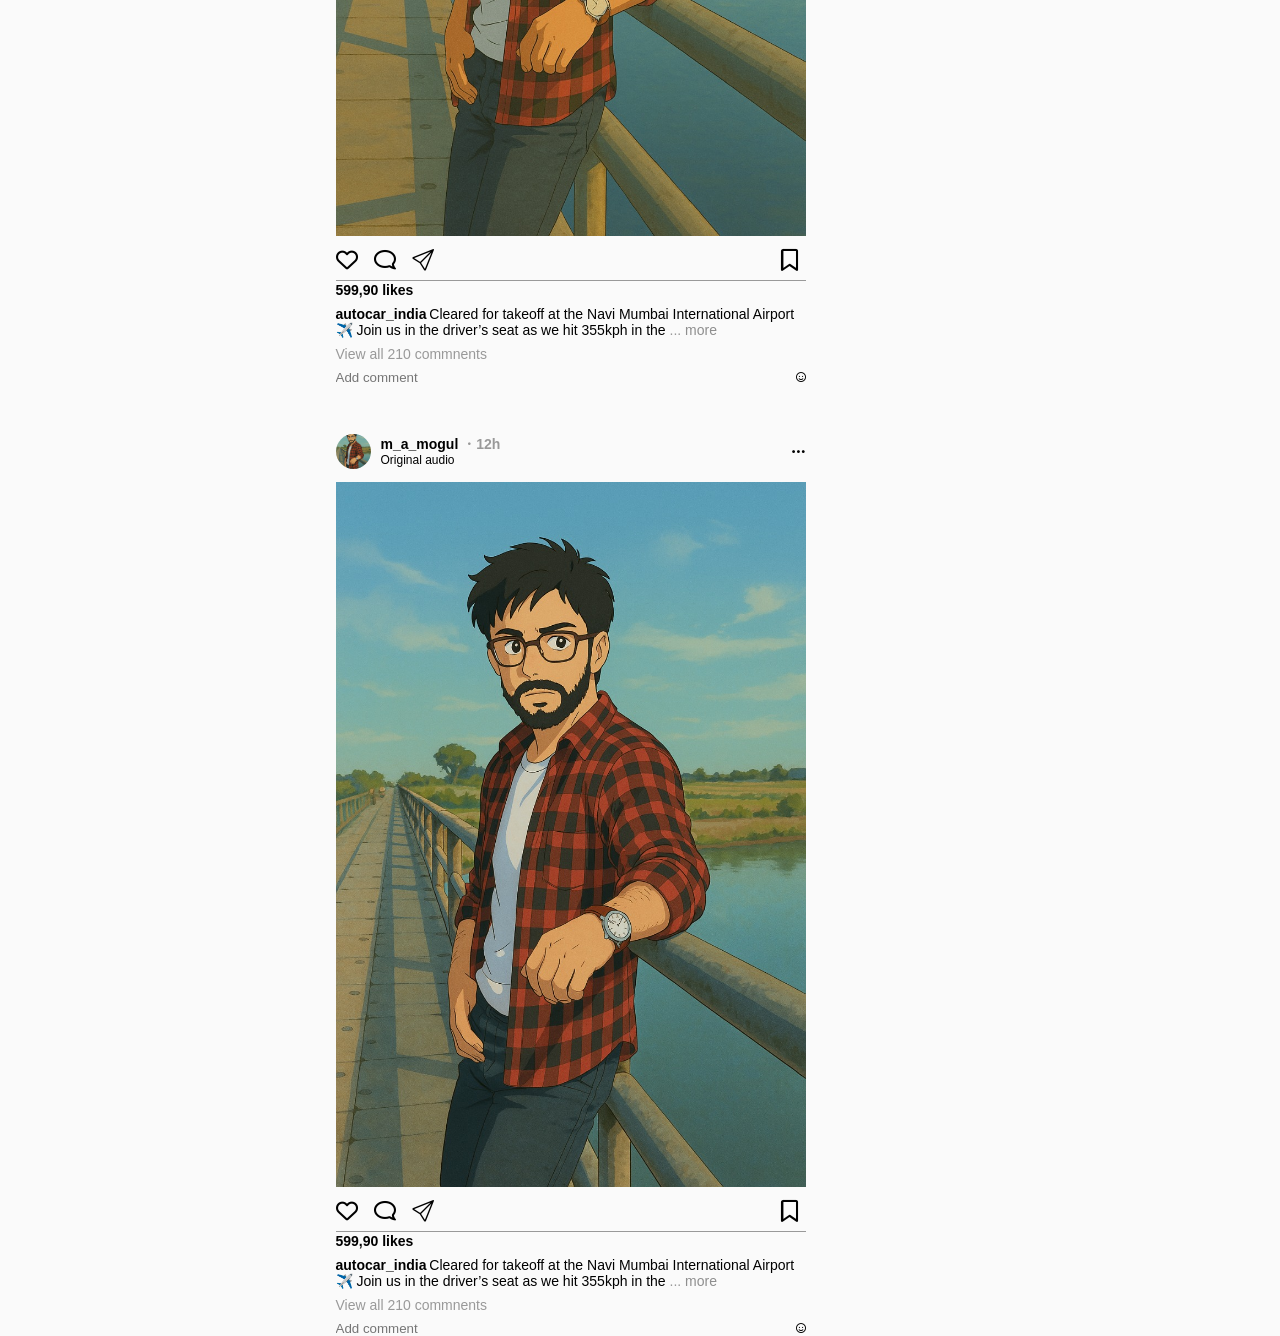
<file: html/index.html>
<!DOCTYPE html>
<html lang="en">

<head>
    <meta charset="UTF-8">
    <meta name="viewport" content="width=device-width, initial-scale=1.0">

    <!-- ? FontAwesome -->
    <link rel="stylesheet" href="https://cdnjs.cloudflare.com/ajax/libs/font-awesome/6.7.2/css/all.min.css"
        integrity="sha512-Evv84Mr4kqVGRNSgIGL/F/aIDqQb7xQ2vcrdIwxfjThSH8CSR7PBEakCr51Ck+w+/U6swU2Im1vVX0SVk9ABhg=="
        crossorigin="anonymous" referrerpolicy="no-referrer" />
    <!-- ?BootStrap Icon-->
    <link rel="stylesheet" href="https://cdn.jsdelivr.net/npm/bootstrap-icons@1.11.3/font/bootstrap-icons.min.css">
    <link rel="stylesheet" href="../css/index.css">

    <link rel="shortcut icon" href="../assets/icon.png" type="image/x-icon">

    <title>Instagram</title>

</head>

<body>

    <nav class="sidebar">
        <div class="sidebar-top">
            <div class="logo ">
                <a href="" class="default-logo"></a> <svg aria-label="Instagram" fill="currentColor" height="29" role="img"
                  viewBox="32 4 113 32" width="103">
                  <title>Instagram</title>
                  <path clip-rule="evenodd"
                    d="M37.82 4.11c-2.32.97-4.86 3.7-5.66 7.13-1.02 4.34 3.21 6.17 3.56 5.57.4-.7-.76-.94-1-3.2-.3-2.9 1.05-6.16 2.75-7.58.32-.27.3.1.3.78l-.06 14.46c0 3.1-.13 4.07-.36 5.04-.23.98-.6 1.64-.33 1.9.32.28 1.68-.4 2.46-1.5a8.13 8.13 0 0 0 1.33-4.58c.07-2.06.06-5.33.07-7.19 0-1.7.03-6.71-.03-9.72-.02-.74-2.07-1.51-3.03-1.1Zm82.13 14.48a9.42 9.42 0 0 1-.88 3.75c-.85 1.72-2.63 2.25-3.39-.22-.4-1.34-.43-3.59-.13-5.47.3-1.9 1.14-3.35 2.53-3.22 1.38.13 2.02 1.9 1.87 5.16ZM96.8 28.57c-.02 2.67-.44 5.01-1.34 5.7-1.29.96-3 .23-2.65-1.72.31-1.72 1.8-3.48 4-5.64l-.01 1.66Zm-.35-10a10.56 10.56 0 0 1-.88 3.77c-.85 1.72-2.64 2.25-3.39-.22-.5-1.69-.38-3.87-.13-5.25.33-1.78 1.12-3.44 2.53-3.44 1.38 0 2.06 1.5 1.87 5.14Zm-13.41-.02a9.54 9.54 0 0 1-.87 3.8c-.88 1.7-2.63 2.24-3.4-.23-.55-1.77-.36-4.2-.13-5.5.34-1.95 1.2-3.32 2.53-3.2 1.38.14 2.04 1.9 1.87 5.13Zm61.45 1.81c-.33 0-.49.35-.61.93-.44 2.02-.9 2.48-1.5 2.48-.66 0-1.26-1-1.42-3-.12-1.58-.1-4.48.06-7.37.03-.59-.14-1.17-1.73-1.75-.68-.25-1.68-.62-2.17.58a29.65 29.65 0 0 0-2.08 7.14c0 .06-.08.07-.1-.06-.07-.87-.26-2.46-.28-5.79 0-.65-.14-1.2-.86-1.65-.47-.3-1.88-.81-2.4-.2-.43.5-.94 1.87-1.47 3.48l-.74 2.2.01-4.88c0-.5-.34-.67-.45-.7a9.54 9.54 0 0 0-1.8-.37c-.48 0-.6.27-.6.67 0 .05-.08 4.65-.08 7.87v.46c-.27 1.48-1.14 3.49-2.09 3.49s-1.4-.84-1.4-4.68c0-2.24.07-3.21.1-4.83.02-.94.06-1.65.06-1.81-.01-.5-.87-.75-1.27-.85-.4-.09-.76-.13-1.03-.11-.4.02-.67.27-.67.62v.55a3.71 3.71 0 0 0-1.83-1.49c-1.44-.43-2.94-.05-4.07 1.53a9.31 9.31 0 0 0-1.66 4.73c-.16 1.5-.1 3.01.17 4.3-.33 1.44-.96 2.04-1.64 2.04-.99 0-1.7-1.62-1.62-4.4.06-1.84.42-3.13.82-4.99.17-.8.04-1.2-.31-1.6-.32-.37-1-.56-1.99-.33-.7.16-1.7.34-2.6.47 0 0 .05-.21.1-.6.23-2.03-1.98-1.87-2.69-1.22-.42.39-.7.84-.82 1.67-.17 1.3.9 1.91.9 1.91a22.22 22.22 0 0 1-3.4 7.23v-.7c-.01-3.36.03-6 .05-6.95.02-.94.06-1.63.06-1.8 0-.36-.22-.5-.66-.67-.4-.16-.86-.26-1.34-.3-.6-.05-.97.27-.96.65v.52a3.7 3.7 0 0 0-1.84-1.49c-1.44-.43-2.94-.05-4.07 1.53a10.1 10.1 0 0 0-1.66 4.72c-.15 1.57-.13 2.9.09 4.04-.23 1.13-.89 2.3-1.63 2.3-.95 0-1.5-.83-1.5-4.67 0-2.24.07-3.21.1-4.83.02-.94.06-1.65.06-1.81 0-.5-.87-.75-1.27-.85-.42-.1-.79-.13-1.06-.1-.37.02-.63.35-.63.6v.56a3.7 3.7 0 0 0-1.84-1.49c-1.44-.43-2.93-.04-4.07 1.53-.75 1.03-1.35 2.17-1.66 4.7a15.8 15.8 0 0 0-.12 2.04c-.3 1.81-1.61 3.9-2.68 3.9-.63 0-1.23-1.21-1.23-3.8 0-3.45.22-8.36.25-8.83l1.62-.03c.68 0 1.29.01 2.19-.04.45-.02.88-1.64.42-1.84-.21-.09-1.7-.17-2.3-.18-.5-.01-1.88-.11-1.88-.11s.13-3.26.16-3.6c.02-.3-.35-.44-.57-.53a7.77 7.77 0 0 0-1.53-.44c-.76-.15-1.1 0-1.17.64-.1.97-.15 3.82-.15 3.82-.56 0-2.47-.11-3.02-.11-.52 0-1.08 2.22-.36 2.25l3.2.09-.03 6.53v.47c-.53 2.73-2.37 4.2-2.37 4.2.4-1.8-.42-3.15-1.87-4.3-.54-.42-1.6-1.22-2.79-2.1 0 0 .69-.68 1.3-2.04.43-.96.45-2.06-.61-2.3-1.75-.41-3.2.87-3.63 2.25a2.61 2.61 0 0 0 .5 2.66l.15.19c-.4.76-.94 1.78-1.4 2.58-1.27 2.2-2.24 3.95-2.97 3.95-.58 0-.57-1.77-.57-3.43 0-1.43.1-3.58.19-5.8.03-.74-.34-1.16-.96-1.54a4.33 4.33 0 0 0-1.64-.69c-.7 0-2.7.1-4.6 5.57-.23.69-.7 1.94-.7 1.94l.04-6.57c0-.16-.08-.3-.27-.4a4.68 4.68 0 0 0-1.93-.54c-.36 0-.54.17-.54.5l-.07 10.3c0 .78.02 1.69.1 2.09.08.4.2.72.36.91.15.2.33.34.62.4.28.06 1.78.25 1.86-.32.1-.69.1-1.43.89-4.2 1.22-4.31 2.82-6.42 3.58-7.16.13-.14.28-.14.27.07l-.22 5.32c-.2 5.37.78 6.36 2.17 6.36 1.07 0 2.58-1.06 4.2-3.74l2.7-4.5 1.58 1.46c1.28 1.2 1.7 2.36 1.42 3.45-.21.83-1.02 1.7-2.44.86-.42-.25-.6-.44-1.01-.71-.23-.15-.57-.2-.78-.04-.53.4-.84.92-1.01 1.55-.17.61.45.94 1.09 1.22.55.25 1.74.47 2.5.5 2.94.1 5.3-1.42 6.94-5.34.3 3.38 1.55 5.3 3.72 5.3 1.45 0 2.91-1.88 3.55-3.72.18.75.45 1.4.8 1.96 1.68 2.65 4.93 2.07 6.56-.18.5-.69.58-.94.58-.94a3.07 3.07 0 0 0 2.94 2.87c1.1 0 2.23-.52 3.03-2.31.09.2.2.38.3.56 1.68 2.65 4.93 2.07 6.56-.18l.2-.28.05 1.4-1.5 1.37c-2.52 2.3-4.44 4.05-4.58 6.09-.18 2.6 1.93 3.56 3.53 3.69a4.5 4.5 0 0 0 4.04-2.11c.78-1.15 1.3-3.63 1.26-6.08l-.06-3.56a28.55 28.55 0 0 0 5.42-9.44s.93.01 1.92-.05c.32-.02.41.04.35.27-.07.28-1.25 4.84-.17 7.88.74 2.08 2.4 2.75 3.4 2.75 1.15 0 2.26-.87 2.85-2.17l.23.42c1.68 2.65 4.92 2.07 6.56-.18.37-.5.58-.94.58-.94.36 2.2 2.07 2.88 3.05 2.88 1.02 0 2-.42 2.78-2.28.03.82.08 1.49.16 1.7.05.13.34.3.56.37.93.34 1.88.18 2.24.11.24-.05.43-.25.46-.75.07-1.33.03-3.56.43-5.21.67-2.79 1.3-3.87 1.6-4.4.17-.3.36-.35.37-.03.01.64.04 2.52.3 5.05.2 1.86.46 2.96.65 3.3.57 1 1.27 1.05 1.83 1.05.36 0 1.12-.1 1.05-.73-.03-.31.02-2.22.7-4.96.43-1.79 1.15-3.4 1.41-4 .1-.21.15-.04.15 0-.06 1.22-.18 5.25.32 7.46.68 2.98 2.65 3.32 3.34 3.32 1.47 0 2.67-1.12 3.07-4.05.1-.7-.05-1.25-.48-1.25Z"
                    fill="currentColor" fill-rule="evenodd"></path>
                </svg></a>
        
                <!-- Mobile logo for smaller screens -->
                <a class="mobile-logo hidden"><svg aria-label="Instagram" class="x1lliihq x1n2onr6 x5n08af" fill="currentColor"
                    height="24" role="img" viewBox="0 0 24 24" width="24">
                    <title>Instagram</title>
                    <path
                      d="M12 2.982c2.937 0 3.285.011 4.445.064a6.087 6.087 0 0 1 2.042.379 3.408 3.408 0 0 1 1.265.823 3.408 3.408 0 0 1 .823 1.265 6.087 6.087 0 0 1 .379 2.042c.053 1.16.064 1.508.064 4.445s-.011 3.285-.064 4.445a6.087 6.087 0 0 1-.379 2.042 3.643 3.643 0 0 1-2.088 2.088 6.087 6.087 0 0 1-2.042.379c-1.16.053-1.508.064-4.445.064s-3.285-.011-4.445-.064a6.087 6.087 0 0 1-2.043-.379 3.408 3.408 0 0 1-1.264-.823 3.408 3.408 0 0 1-.823-1.265 6.087 6.087 0 0 1-.379-2.042c-.053-1.16-.064-1.508-.064-4.445s.011-3.285.064-4.445a6.087 6.087 0 0 1 .379-2.042 3.408 3.408 0 0 1 .823-1.265 3.408 3.408 0 0 1 1.265-.823 6.087 6.087 0 0 1 2.042-.379c1.16-.053 1.508-.064 4.445-.064M12 1c-2.987 0-3.362.013-4.535.066a8.074 8.074 0 0 0-2.67.511 5.392 5.392 0 0 0-1.949 1.27 5.392 5.392 0 0 0-1.269 1.948 8.074 8.074 0 0 0-.51 2.67C1.012 8.638 1 9.013 1 12s.013 3.362.066 4.535a8.074 8.074 0 0 0 .511 2.67 5.392 5.392 0 0 0 1.27 1.949 5.392 5.392 0 0 0 1.948 1.269 8.074 8.074 0 0 0 2.67.51C8.638 22.988 9.013 23 12 23s3.362-.013 4.535-.066a8.074 8.074 0 0 0 2.67-.511 5.625 5.625 0 0 0 3.218-3.218 8.074 8.074 0 0 0 .51-2.67C22.988 15.362 23 14.987 23 12s-.013-3.362-.066-4.535a8.074 8.074 0 0 0-.511-2.67 5.392 5.392 0 0 0-1.27-1.949 5.392 5.392 0 0 0-1.948-1.269 8.074 8.074 0 0 0-2.67-.51C15.362 1.012 14.987 1 12 1Zm0 5.351A5.649 5.649 0 1 0 17.649 12 5.649 5.649 0 0 0 12 6.351Zm0 9.316A3.667 3.667 0 1 1 15.667 12 3.667 3.667 0 0 1 12 15.667Zm5.872-10.859a1.32 1.32 0 1 0 1.32 1.32 1.32 1.32 0 0 0-1.32-1.32Z">
                    </path>
                  </svg></a>
              </div>
            <div class="navbar-list">
                <ul>
                    <li>
                        <a href="#" class="nav-item active home">
                            <svg aria-label="Home" class="x1lliihq x1n2onr6 x5n08af" fill="currentColor" height="24"
                                role="img" viewBox="0 0 24 24" width="24">
                                <title>Home</title>
                                <path
                                    d="M9.005 16.545a2.997 2.997 0 0 1 2.997-2.997A2.997 2.997 0 0 1 15 16.545V22h7V11.543L12 2 2 11.543V22h7.005Z"
                                    fill="none" stroke="currentColor" stroke-linejoin="round" stroke-width="2"></path>
                            </svg>
                            <span>
                                Home
                            </span>
                        </a>
                    </li>
                     <!-- onclick="showSearch()" -->
              <!-- <li onclick="showSearch()">
                <a class="nav-item" id="search">
                  <svg aria-label="Search" class="" fill="currentColor" height="24" role="img" viewBox="0 0 24 24"
                    width="24">
                    <title>Search</title>
                    <path d="M19 10.5A8.5 8.5 0 1 1 10.5 2a8.5 8.5 0 0 1 8.5 8.5Z" fill="none" stroke="currentColor"
                      stroke-linecap="round" stroke-linejoin="round" stroke-width="2"></path>
                    <line fill="none" stroke="currentColor" stroke-linecap="round" stroke-linejoin="round" stroke-width="2"
                      x1="16.511" x2="22" y1="16.511" y2="22"></line>
                  </svg>
                  <span> Search </span>
                </a>
                <div class="searchPopup" id="sPopup">
                  <div class="searchPage">
                    <div class="search-head">
                      <div class="search-title">Search</div>
                    </div>
                    <div class="search-bottom">
                      <div class="search-field">
                        <input type="text" id="searchInput" placeholder="Search">
                        <span class="clear-btn" id="clearBtn">&times;</span>
                      </div>
                      <hr>
                      <div class="search-list">
                        <div class="list-title">
                          <div class="recent">
                            Recent
                          </div>
                          <div class="clear-all" id="clear-all">Clear all</div>
                        </div>
                        <div class="list" id="list">
                          <div class="user-searched">
                            <div class="user-profile">
                              <img src="../assets/profile/adnan/1.jpg" width="" alt="">
                            </div>
                            <div class="search-user--info">
                              <a href="" class="search-username">m_a_mogul</a>
                              <span class="curr-name">M.Ahsan</span>
                            </div>
                            <div class="close-btn" id="close-btn">
                              <button>&times;</button>
                            </div>
                          </div>
                          <div class="user-searched">
                            <div class="user-profile">
                              <img src="../assets/profile/5.jpg" width="" alt="">
                            </div>
                            <div class="search-user--info">
                              <a href="" class="search-username">m_a_mogul</a>
                              <span class="curr-name">M.Ahsan</span>
                            </div>
                            <div class="close-btn" id="close-btn">
                              <button>&times;</button>
                            </div>
                          </div>
                          <div class="user-searched">
                            <div class="user-profile">
                              <img src="../assets/profile/adnan/1.jpg" width="" alt="">
                            </div>
                            <div class="search-user--info">
                              <a href="" class="search-username">m_a_mogul</a>
                              <span class="curr-name">M.Ahsan</span>
                            </div>
                            <div class="close-btn" id="close-btn">
                              <button>&times;</button>
                            </div>
                          </div>
                          <div class="user-searched">
                            <div class="user-profile">
                              <img src="../assets/profile/5.jpg" width="" alt="">
                            </div>
                            <div class="search-user--info">
                              <a href="" class="search-username">m_a_mogul</a>
                              <span class="curr-name">M.Ahsan</span>
                            </div>
                            <div class="close-btn" id="close-btn">
                              <button>&times;</button>
                            </div>
                          </div>
                        </div>
                      </div>
                    </div>
                  </div>
                </div>
              </li> -->
                    <li>
                        <a href="./explore.html" class="nav-item">
                            <svg aria-label="Explore" class="" fill="currentColor" height="24" role="img"
                                viewBox="0 0 24 24" width="24">
                                <title>Explore</title>
                                <polygon fill="none"
                                    points="13.941 13.953 7.581 16.424 10.06 10.056 16.42 7.585 13.941 13.953"
                                    stroke="currentColor" stroke-linecap="round" stroke-linejoin="round"
                                    stroke-width="2">
                                </polygon>
                                <polygon fill-rule="evenodd"
                                    points="10.06 10.056 13.949 13.945 7.581 16.424 10.06 10.056">
                                </polygon>
                                <circle cx="12.001" cy="12.005" fill="none" r="10.5" stroke="currentColor"
                                    stroke-linecap="round" stroke-linejoin="round" stroke-width="2"></circle>
                            </svg>
                            <span>
                                Explore
                            </span>
                        </a>
                    </li>
                    <li>
                        <a href="#" class="nav-item">
                            <svg aria-label="Reels" class="x1lliihq x1n2onr6 x5n08af" fill="currentColor" height="24"
                                role="img" viewBox="0 0 24 24" width="24">
                                <title>Reels</title>
                                <line fill="none" stroke="currentColor" stroke-linejoin="round" stroke-width="2"
                                    x1="2.049" x2="21.95" y1="7.002" y2="7.002"></line>
                                <line fill="none" stroke="currentColor" stroke-linecap="round" stroke-linejoin="round"
                                    stroke-width="2" x1="13.504" x2="16.362" y1="2.001" y2="7.002"></line>
                                <line fill="none" stroke="currentColor" stroke-linecap="round" stroke-linejoin="round"
                                    stroke-width="2" x1="7.207" x2="10.002" y1="2.11" y2="7.002"></line>
                                <path
                                    d="M2 12.001v3.449c0 2.849.698 4.006 1.606 4.945.94.908 2.098 1.607 4.946 1.607h6.896c2.848 0 4.006-.699 4.946-1.607.908-.939 1.606-2.096 1.606-4.945V8.552c0-2.848-.698-4.006-1.606-4.945C19.454 2.699 18.296 2 15.448 2H8.552c-2.848 0-4.006.699-4.946 1.607C2.698 4.546 2 5.704 2 8.552Z"
                                    fill="none" stroke="currentColor" stroke-linecap="round" stroke-linejoin="round"
                                    stroke-width="2"></path>
                                <path
                                    d="M9.763 17.664a.908.908 0 0 1-.454-.787V11.63a.909.909 0 0 1 1.364-.788l4.545 2.624a.909.909 0 0 1 0 1.575l-4.545 2.624a.91.91 0 0 1-.91 0Z"
                                    fill-rule="evenodd"></path>
                            </svg>
                            <span>
                                Reels
                            </span>
                        </a>
                    </li>
                    <li>

                        <a href="/html/message.html" class="nav-item">
                            <svg aria-label="Messenger" class="x1lliihq x1n2onr6 x5n08af" fill="currentColor"
                                height="24" role="img" viewBox="0 0 24 24" width="24">
                                <title>Messenger</title>
                                <path
                                    d="M12.003 2.001a9.705 9.705 0 1 1 0 19.4 10.876 10.876 0 0 1-2.895-.384.798.798 0 0 0-.533.04l-1.984.876a.801.801 0 0 1-1.123-.708l-.054-1.78a.806.806 0 0 0-.27-.569 9.49 9.49 0 0 1-3.14-7.175 9.65 9.65 0 0 1 10-9.7Z"
                                    fill="none" stroke="currentColor" stroke-miterlimit="10" stroke-width="1.739">
                                </path>
                                <path
                                    d="M17.79 10.132a.659.659 0 0 0-.962-.873l-2.556 2.05a.63.63 0 0 1-.758.002L11.06 9.47a1.576 1.576 0 0 0-2.277.42l-2.567 3.98a.659.659 0 0 0 .961.875l2.556-2.049a.63.63 0 0 1 .759-.002l2.452 1.84a1.576 1.576 0 0 0 2.278-.42Z"
                                    fill-rule="evenodd"></path>
                            </svg>
                            <span>
                                Messages
                            </span>
                        </a>
                    </li>
                    <li class="hide-in--mobile">

                        <a href="#" class="nav-item">
                            <svg aria-label="Notifications" class="x1lliihq x1n2onr6 x5n08af" fill="currentColor"
                                height="24" role="img" viewBox="0 0 24 24" width="24">
                                <title>Notifications</title>
                                <path
                                    d="M16.792 3.904A4.989 4.989 0 0 1 21.5 9.122c0 3.072-2.652 4.959-5.197 7.222-2.512 2.243-3.865 3.469-4.303 3.752-.477-.309-2.143-1.823-4.303-3.752C5.141 14.072 2.5 12.167 2.5 9.122a4.989 4.989 0 0 1 4.708-5.218 4.21 4.21 0 0 1 3.675 1.941c.84 1.175.98 1.763 1.12 1.763s.278-.588 1.11-1.766a4.17 4.17 0 0 1 3.679-1.938m0-2a6.04 6.04 0 0 0-4.797 2.127 6.052 6.052 0 0 0-4.787-2.127A6.985 6.985 0 0 0 .5 9.122c0 3.61 2.55 5.827 5.015 7.97.283.246.569.494.853.747l1.027.918a44.998 44.998 0 0 0 3.518 3.018 2 2 0 0 0 2.174 0 45.263 45.263 0 0 0 3.626-3.115l.922-.824c.293-.26.59-.519.885-.774 2.334-2.025 4.98-4.32 4.98-7.94a6.985 6.985 0 0 0-6.708-7.218Z">
                                </path>
                            </svg>
                            <span>
                                Notifications
                            </span>
                        </a>
                    </li>
                    <li>

                        <a href="#" class="nav-item create-post">
                            <svg aria-label="New post" class="x1lliihq x1n2onr6 x5n08af" fill="currentColor" height="24"
                                role="img" viewBox="0 0 24 24" width="24">
                                <title>New post</title>
                                <path
                                    d="M2 12v3.45c0 2.849.698 4.005 1.606 4.944.94.909 2.098 1.608 4.946 1.608h6.896c2.848 0 4.006-.7 4.946-1.608C21.302 19.455 22 18.3 22 15.45V8.552c0-2.849-.698-4.006-1.606-4.945C19.454 2.7 18.296 2 15.448 2H8.552c-2.848 0-4.006.699-4.946 1.607C2.698 4.547 2 5.703 2 8.552Z"
                                    fill="none" stroke="currentColor" stroke-linecap="round" stroke-linejoin="round"
                                    stroke-width="2"></path>
                                <line fill="none" stroke="currentColor" stroke-linecap="round" stroke-linejoin="round"
                                    stroke-width="2" x1="6.545" x2="17.455" y1="12.001" y2="12.001"></line>
                                <line fill="none" stroke="currentColor" stroke-linecap="round" stroke-linejoin="round"
                                    stroke-width="2" x1="12.003" x2="12.003" y1="6.545" y2="17.455"></line>
                            </svg>
                            <span>
                                Create
                            </span>
                        </a>
                    </li>
                    <li>

                        <a href="./profile.html" class="nav-item">
                            <img src="../assets/profile/1.jpg" class="profile-pic--nav" alt="Profile">
                            <span>
                                Profile
                            </span>
                        </a>
                    </li>
                </ul>
            </div>
        </div>

        <div class="more-icons">
            <a href="#" class="nav-item ai-studio">
                <svg aria-label="" class="x1lliihq x1n2onr6 xyb1xck" fill="currentColor" height="24" role="img"
                    viewBox="0 0 24 24" width="24">
                    <title></title>
                    <path clip-rule="evenodd"
                        d="M3 17C3 19.2091 4.79086 21 7 21C9.20914 21 11 19.2091 11 17C11 14.7909 9.20914 13 7 13C4.79086 13 3 14.7909 3 17ZM7 19C5.89543 19 5 18.1046 5 17C5 15.8954 5.89543 15 7 15C8.10457 15 9 15.8954 9 17C9 18.1046 8.10457 19 7 19Z"
                        fill="ig-primary-icon" fill-rule="evenodd"></path>
                    <path clip-rule="evenodd"
                        d="M3 7C3 9.20914 4.79086 11 7 11C9.20914 11 11 9.20914 11 7C11 4.79086 9.20914 3 7 3C4.79086 3 3 4.79086 3 7ZM7 9C5.89543 9 5 8.10457 5 7C5 5.89543 5.89543 5 7 5C8.10457 5 9 5.89543 9 7C9 8.10457 8.10457 9 7 9Z"
                        fill="ig-primary-icon" fill-rule="evenodd"></path>
                    <path clip-rule="evenodd"
                        d="M13 17C13 19.2091 14.7909 21 17 21C19.2091 21 21 19.2091 21 17C21 14.7909 19.2091 13 17 13C14.7909 13 13 14.7909 13 17ZM17 19C15.8954 19 15 18.1046 15 17C15 15.8954 15.8954 15 17 15C18.1046 15 19 15.8954 19 17C19 18.1046 18.1046 19 17 19Z"
                        fill="ig-primary-icon" fill-rule="evenodd"></path>
                    <path
                        d="M16.441 10.6266C16.6549 11.1245 17.3625 11.1245 17.5765 10.6266L18.3939 8.72443C18.4564 8.57898 18.5725 8.46316 18.7183 8.40081L20.6256 7.58558C21.1248 7.37223 21.1248 6.66646 20.6256 6.45313L18.7183 5.63788C18.5725 5.57554 18.4564 5.45972 18.3939 5.31427L17.5598 3.37331C17.3484 2.88143 16.6518 2.87387 16.4297 3.36107L15.5339 5.32659C15.471 5.46452 15.3594 5.57455 15.2203 5.63554L13.369 6.44802C12.8744 6.66499 12.8778 7.36588 13.3744 7.57819L15.299 8.40081C15.4449 8.46316 15.5611 8.57898 15.6235 8.72443L16.441 10.6266Z"
                        fill="ig-primary-icon"></path>
                </svg>
                <span>
                    AI Studio
                </span>
            </a>

            <a href="#" class="nav-item therads">
                <svg aria-label="" class="x1lliihq x1n2onr6 x5n08af" fill="currentColor" height="24" role="img"
                    viewBox="0 0 192 192" width="24">
                    <title></title>
                    <path class="xcslo1z"
                        d="M141.537 88.9883C140.71 88.5919 139.87 88.2104 139.019 87.8451C137.537 60.5382 122.616 44.905 97.5619 44.745C97.4484 44.7443 97.3355 44.7443 97.222 44.7443C82.2364 44.7443 69.7731 51.1409 62.102 62.7807L75.881 72.2328C81.6116 63.5383 90.6052 61.6848 97.2286 61.6848C97.3051 61.6848 97.3819 61.6848 97.4576 61.6855C105.707 61.7381 111.932 64.1366 115.961 68.814C118.893 72.2193 120.854 76.925 121.825 82.8638C114.511 81.6207 106.601 81.2385 98.145 81.7233C74.3247 83.0954 59.0111 96.9879 60.0396 116.292C60.5615 126.084 65.4397 134.508 73.775 140.011C80.8224 144.663 89.899 146.938 99.3323 146.423C111.79 145.74 121.563 140.987 128.381 132.296C133.559 125.696 136.834 117.143 138.28 106.366C144.217 109.949 148.617 114.664 151.047 120.332C155.179 129.967 155.42 145.8 142.501 158.708C131.182 170.016 117.576 174.908 97.0135 175.059C74.2042 174.89 56.9538 167.575 45.7381 153.317C35.2355 139.966 29.8077 120.682 29.6052 96C29.8077 71.3178 35.2355 52.0336 45.7381 38.6827C56.9538 24.4249 74.2039 17.11 97.0132 16.9405C119.988 17.1113 137.539 24.4614 149.184 38.788C154.894 45.8136 159.199 54.6488 162.037 64.9503L178.184 60.6422C174.744 47.9622 169.331 37.0357 161.965 27.974C147.036 9.60668 125.202 0.195148 97.0695 0H96.9569C68.8816 0.19447 47.2921 9.6418 32.7883 28.0793C19.8819 44.4864 13.2244 67.3157 13.0007 95.9325L13 96L13.0007 96.0675C13.2244 124.684 19.8819 147.514 32.7883 163.921C47.2921 182.358 68.8816 191.806 96.9569 192H97.0695C122.03 191.827 139.624 185.292 154.118 170.811C173.081 151.866 172.51 128.119 166.26 113.541C161.776 103.087 153.227 94.5962 141.537 88.9883ZM98.4405 129.507C88.0005 130.095 77.1544 125.409 76.6196 115.372C76.2232 107.93 81.9158 99.626 99.0812 98.6368C101.047 98.5234 102.976 98.468 104.871 98.468C111.106 98.468 116.939 99.0737 122.242 100.233C120.264 124.935 108.662 128.946 98.4405 129.507Z">
                    </path>
                </svg>
                <span>
                    Threads
                </span>
            </a>
        </div>
    </nav>

    <main>
        <div class="main-div">
            <!-- ? Insta Content -->
            <div class="insta-content">

                <div class="story-wrapper">
                    <button class="btn prev"><i class="fa-solid fa-angle-left"></i></button>
                    <button class="btn next"><i class="fa-solid fa-angle-right"></i></button>

                    <div class="insta-stories" id="storiesContainer">
                    </div>
                </div>

                <div class="insta-posts">
                    <div class="post-div">
                        <div class="post">
                            <div class="post-header">
                                <div class="left-side">
                                    <div class="profile-pic">
                                        <img src="../assets/profile/4.jpg" alt="">
                                    </div>
                                    <div class="user-info">
                                        <div class="post-username">
                                            <span class="username">
                                                m_a_mogul
                                            </span>
                                            <span class="post-time"><i class="bi bi-dot"></i>12h</span>
                                        </div>
                                        <span class="post-audio">Original audio</span>
                                    </div>
                                </div>
                                <div class="right-side">
                                    <div class="more-option" title="more option">
                                        <i class="bi bi-three-dots"></i>
                                    </div>
                                </div>
                            </div>
                            <div class="post-img">
                                <img src="../assets/profile/2.jpg" alt="">
                                <div class="like-heart" id="like-heart">
                                    <i class="fa-solid fa-heart like "></i>
                                </div>
                            </div>
                            <div class="post-footer">
                                <div class="post-controls">
                                    <div class="post-btns">
                                        <div class="heart btn-post" id="heart">
                                            <i class="fa-regular fa-heart"></i>
                                        </div>
                                        <div class="comment  btn-post">
                                            <i class="fa-regular fa-comment"></i>
                                        </div>
                                        <div class="share  btn-post">
                                            <i class="bi bi-send"></i>
                                        </div>
                                    </div>
                                    <div class="save-btn">
                                        <div class="save">
                                            <i class="fa-regular fa-bookmark"></i>
                                        </div>
                                    </div>
                                </div>

                                <div class="post-like--count">
                                    <div class="like-count">
                                        <a href="">
                                            <span>599,90</span>
                                            <span>
                                                likes
                                            </span>
                                        </a>
                                    </div>
                                </div>

                                <div class="post-caption">
                                    <div class="caption">
                                        <span class="post-username">autocar_india</span>
                                        <span class="caption-text">
                                            Cleared for takeoff at the Navi Mumbai International Airport ✈️ Join us in
                                            the driver’s seat as we hit 355kph in the
                                            <span class="dots">...</span>
                                            <span class="extra-text"> new Ferrari SF90 XX Stradale — an 1016hp hybrid
                                                rocket! 🚗💨</span>
                                            <span class="more-link toggle">more</span>
                                        </span>
                                    </div>
                                </div>


                                <div class="view-all-comments">
                                    <a href="" class="view-comments">
                                        View all <span class="total-comments">210</span> commnents
                                    </a>
                                </div>

                                <div class="add-comment">
                                    <div class="post-cmt">
                                        <form>
                                            <div class="cmt-div">
                                                <input type="text" placeholder="Add comment" name="" id="cmt">
                                            </div>
                                            <button class="cmt-btn" id="cmt-btn">
                                                Post
                                            </button>
                                        </form>
                                        <div class="cmt-emoji">
                                            <i class="fa-regular fa-face-smile"></i>
                                        </div>
                                    </div>
                                </div>
                            </div>
                        </div>
                    </div>

                    <div class="post-div">
                        <div class="post">
                            <div class="post-header">
                                <div class="left-side">
                                    <div class="profile-pic">
                                        <img src="../assets/profile/6.jpg" alt="">
                                    </div>
                                    <div class="user-info">
                                        <div class="post-username">
                                            <span class="username">
                                                m_a_mogul
                                            </span>
                                            <span class="post-time"><i class="bi bi-dot"></i>12h</span>
                                        </div>
                                        <span class="post-audio">Original audio</span>
                                    </div>
                                </div>
                                <div class="right-side">
                                    <div class="more-option" title="more option">
                                        <i class="bi bi-three-dots"></i>
                                    </div>
                                </div>
                            </div>
                            <div class="post-img">
                                <img src="../assets/profile/5.jpg" alt="">
                                <div class="like-heart" id="like-heart">
                                    <i class="fa-solid fa-heart like "></i>
                                </div>
                            </div>
                            <div class="post-footer">
                                <div class="post-controls">
                                    <div class="post-btns">
                                        <div class="heart btn-post" id="heart">
                                            <i class="fa-regular fa-heart"></i>
                                        </div>
                                        <div class="comment  btn-post">
                                            <i class="fa-regular fa-comment"></i>
                                        </div>
                                        <div class="share  btn-post">
                                            <i class="bi bi-send"></i>
                                        </div>
                                    </div>
                                    <div class="save-btn">
                                        <div class="save">
                                            <i class="fa-regular fa-bookmark"></i>
                                        </div>
                                    </div>
                                </div>

                                <div class="post-like--count">
                                    <div class="like-count">
                                        <a href="">
                                            <span>599,90</span>
                                            <span>
                                                likes
                                            </span>
                                        </a>
                                    </div>
                                </div>

                                <div class="post-caption">
                                    <div class="caption">
                                        <span class="post-username">autocar_india</span>
                                        <span class="caption-text">
                                            Cleared for takeoff at the Navi Mumbai International Airport ✈️ Join us in
                                            the driver’s seat as we hit 355kph in the
                                            <span class="dots">...</span>
                                            <span class="extra-text"> new Ferrari SF90 XX Stradale — an 1016hp hybrid
                                                rocket! 🚗💨</span>
                                            <span class="more-link toggle">more</span>
                                        </span>
                                    </div>
                                </div>

                                <div class="view-all-comments">
                                    <a href="" class="view-comments">
                                        View all <span class="total-comments">210</span> commnents
                                    </a>
                                </div>

                                <div class="add-comment">
                                    <div class="post-cmt">
                                        <form>
                                            <div class="cmt-div">
                                                <input type="text" placeholder="Add comment" name="" id="cmt">
                                            </div>
                                            <button class="cmt-btn" id="cmt-btn">
                                                Post
                                            </button>
                                        </form>
                                        <div class="cmt-emoji">
                                            <i class="fa-regular fa-face-smile"></i>
                                        </div>
                                    </div>
                                </div>
                            </div>
                        </div>
                    </div>

                    <div class="post-div">
                        <div class="post">
                            <div class="post-header">
                                <div class="left-side">
                                    <div class="profile-pic">
                                        <img src="../assets/profile/6.jpg" alt="">
                                    </div>
                                    <div class="user-info">
                                        <div class="post-username">
                                            <span class="username">
                                                m_a_mogul
                                            </span>
                                            <span class="post-time"><i class="bi bi-dot"></i>12h</span>
                                        </div>
                                        <span class="post-audio">Original audio</span>
                                    </div>
                                </div>
                                <div class="right-side">
                                    <div class="more-option" title="more option">
                                        <i class="bi bi-three-dots"></i>
                                    </div>
                                </div>
                            </div>
                            <div class="post-img">
                                <img src="../assets/profile/6.jpg" alt="">
                                <div class="like-heart" id="like-heart">
                                    <i class="fa-solid fa-heart like "></i>
                                </div>
                            </div>
                            <div class="post-footer">
                                <div class="post-controls">
                                    <div class="post-btns">
                                        <div class="heart btn-post" id="heart">
                                            <i class="fa-regular fa-heart"></i>
                                        </div>
                                        <div class="comment  btn-post">
                                            <i class="fa-regular fa-comment"></i>
                                        </div>
                                        <div class="share  btn-post">
                                            <i class="bi bi-send"></i>
                                        </div>
                                    </div>
                                    <div class="save-btn">
                                        <div class="save">
                                            <i class="fa-regular fa-bookmark"></i>
                                        </div>
                                    </div>
                                </div>

                                <div class="post-like--count">
                                    <div class="like-count">
                                        <a href="">
                                            <span>599,90</span>
                                            <span>
                                                likes
                                            </span>
                                        </a>
                                    </div>
                                </div>

                                <div class="post-caption">
                                    <div class="caption">
                                        <span class="post-username">autocar_india</span>
                                        <span class="caption-text">
                                            Cleared for takeoff at the Navi Mumbai International Airport ✈️ Join us in
                                            the driver’s seat as we hit 355kph in the
                                            <span class="dots">...</span>
                                            <span class="extra-text"> new Ferrari SF90 XX Stradale — an 1016hp hybrid
                                                rocket! 🚗💨</span>
                                            <span class="more-link toggle">more</span>
                                        </span>
                                    </div>
                                </div>


                                <div class="view-all-comments">
                                    <a href="" class="view-comments">
                                        View all <span class="total-comments">210</span> commnents
                                    </a>
                                </div>

                                <div class="add-comment">
                                    <div class="post-cmt">
                                        <form>
                                            <div class="cmt-div">
                                                <input type="text" placeholder="Add comment" name="" id="cmt">
                                            </div>
                                            <button class="cmt-btn" id="cmt-btn">
                                                Post
                                            </button>
                                        </form>
                                        <div class="cmt-emoji">
                                            <i class="fa-regular fa-face-smile"></i>
                                        </div>
                                    </div>
                                </div>
                            </div>
                        </div>
                    </div>


                </div>
            </div>

            <!-- ? Insta main-right -->

            <div class="main-right">
                <div class="right">
                    <div class="user-profile--switch">
                        <div class="curr-profile">
                            <img src="../assets/profile/1.jpg" width="" alt="">
                        </div>
                        <div class="curr-user--info">
                            <a href="" class="curr-username">m_a_mogul</a>
                            <span class="curr-name">M.Ahsan</span>
                        </div>
                        <div class="switch-btn">
                            <a href="">Switch</a>
                        </div>
                    </div>
                    <div class="user-suggestion">
                        <div class="suggeastion">
                            <div class="suggest-head">
                                <span>Suggest for you</span>
                                <a href="">
                                    See All
                                </a>
                            </div>
                            <div class="suggestion-list">

                                <div class="suggest-profile">
                                    <div class="suggest-img">
                                        <img src="../assets/profile/3.jpg" width="" alt="">
                                    </div>
                                    <div class="suggest-user--info">
                                        <a href="" class="suggest-username">m_a_mogul</a>
                                        <span class="suggest-followed">Followed by bilalzeeeeee0.2 +...</span>
                                    </div>
                                    <div class="follow-btn">
                                        <a href="">Follow</a>
                                    </div>
                                </div>

                                <div class="suggest-profile">
                                    <div class="suggest-img">
                                        <img src="../assets/profile/2.jpg" width="" alt="">
                                    </div>
                                    <div class="suggest-user--info">
                                        <a href="" class="suggest-username">m_a_mogul</a>
                                        <span class="suggest-followed">Followed by bilalzeeeeee0.2 +...</span>
                                    </div>
                                    <div class="follow-btn">
                                        <a href="">Follow</a>
                                    </div>
                                </div>
                                <div class="suggest-profile">
                                    <div class="suggest-img">
                                        <img src="../assets/profile/5.jpg" width="" alt="">
                                    </div>
                                    <div class="suggest-user--info">
                                        <a href="" class="suggest-username">m_a_mogul</a>
                                        <span class="suggest-followed">Followed by bilalzeeeeee0.2 +...</span>
                                    </div>
                                    <div class="follow-btn">
                                        <a href="">Follow</a>
                                    </div>
                                </div>
                                <div class="suggest-profile">
                                    <div class="suggest-img">
                                        <img src="../assets/profile/6.jpg" width="" alt="">
                                    </div>
                                    <div class="suggest-user--info">
                                        <a href="" class="suggest-username">m_a_mogul</a>
                                        <span class="suggest-followed">Followed by bilalzeeeeee0.2 +...</span>
                                    </div>
                                    <div class="follow-btn">
                                        <a href="">Follow</a>
                                    </div>
                                </div>
                            </div>
                        </div>
                    </div>
                    <div class="suggest-footer">
                        <footer class="bottom">
                            <ul>

                                <li><a href="#">About</a></li>
                                <li><a href="#">Help</a></li>
                                <li><a href="#">Press</a></li>
                                <li><a href="#">API</a></li>
                                <li><a href="#">Jobs</a></li>
                                <li><a href="#">Privacy</a></li>
                                <li><a href="#">Terms</a></li>
                                <li><a href="#">Location</a></li>
                                <li><a href="#">Language</a></li>
                                <li><a href="#">Meta Verified</a></li>
                                <li>
                                    <select name="" id="">
                                        <option value="">English</option>
                                        <option value="">Spanish</option>
                                        <option value="">Arabic</option>
                                        <option value="">Urdu</option>
                                    </select>
                                </li>
                                <li>&copy; 2025 Instagram from Meta</li>
                            </ul>
                        </footer>
                    </div>
                </div>
            </div>
        </div>

    </main>

    <script src="../js/index.js"></script>


</body>

</html>
</file>
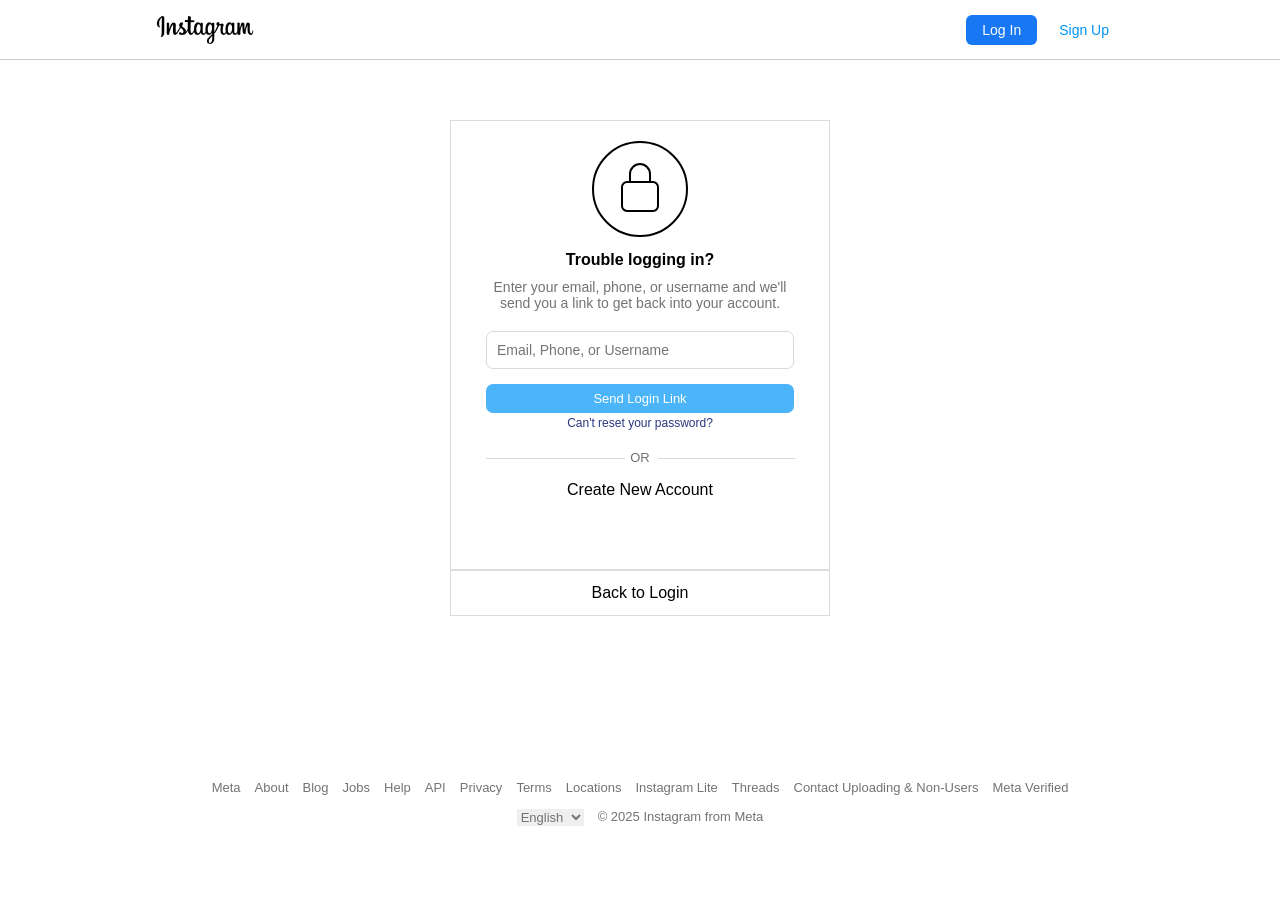
<file: html/forgotPassword.html>
<!DOCTYPE html>
<html lang="en">
  <head>
    <meta charset="UTF-8" />
    <meta name="viewport" content="width=device-width, initial-scale=1.0" />
    <title>Reset Password &bull; Instagram</title>
    <link
      rel="shortcut icon"
      href="../assets/Instagram_icon.png"
      type="image/x-icon"
    />
    <link rel="stylesheet" href="../css/forgot.css" />
  </head>
  <body>
    <header>
      <nav>
        <div class="left">
          <img src="../assets/alphabet.png" alt="" />
        </div>
        <div class="right">
          <a href="./login.html" class="btn login">Log In</a>
          <a href="./register.html" class="btn signup">Sign Up</a>
        </div>
      </nav>
    </header>
    <main>
        <div class="resetForm">
            <div id="form">
                <div class="content">
                    <div class="icon">
                      <svg aria-label="Trouble logging in?" class="x1lliihq x1n2onr6 x5n08af" fill="currentColor" height="96" role="img" viewBox="0 0 96 96" width="96"><title>Trouble logging in?</title><circle cx="48" cy="48" fill="none" r="47" stroke="currentColor" stroke-linecap="round" stroke-linejoin="round" stroke-width="2"></circle><path d="M60.931 70.001H35.065a5.036 5.036 0 0 1-5.068-5.004V46.005A5.036 5.036 0 0 1 35.065 41H60.93a5.035 5.035 0 0 1 5.066 5.004v18.992A5.035 5.035 0 0 1 60.93 70ZM37.999 39.996v-6.998a10 10 0 0 1 20 0v6.998" fill="none" stroke="currentColor" stroke-linecap="round" stroke-linejoin="round" stroke-width="2"></path></svg>
                    </div>
                    <h3>Trouble logging in?</h3>
                    <p>Enter your email, phone, or username and we'll send you a link to get back into your account.</p>
                </div>
              <form>
                <input
                  type="text"
                  placeholder="Email, Phone, or Username"
                />
               
                <input type="submit" value="Send Login Link" id="loginBtn"/>
                <a href="https://help.instagram.com/374546259294234" target="_blank" id="cantReset">Can't reset your password?</a>
              </form>
              <div class="or">OR</div>
              <div class="createNew">
                  <a href="./register.html">Create New Account</a>
              </div>
              

              
              
             
            </div>
            <div class="bottom">
              <a href="./login.html">Back to Login</a>
            </div>
            <!-- <div class="getApp">
              Get the app.
              <div class="storeImgs">
                <a href="https://play.google.com/store/apps/details?id=com.instagram.android&referrer=ig_mid%3D744E8F4B-B47E-46A2-B61E-58EDB9BCC2EB%26utm_campaign%3DsignupPage%26utm_content%3Dlo%26utm_source%3Dinstagramweb%26utm_medium%3Dbadge%26original_referrer%3Dhttps://www.google.com/&pli=1"> <img src="../assets/login_images/c5Rp7Ym-Klz.png" alt=""></a>
                   
                <a href="ms-windows-store://pdp/?productid=9nblggh5l9xt&referrer=appbadge&source=www.instagram.com&mode=mini&pos=0%2C0%2C1920%2C1008"><img src="../assets/login_images/EHY6QnZYdNX.png" alt=""></a>
              </div>
            </div> -->
          </div>
    </main>
    <footer class="bottom">
      <ul>
        <li><a href="#">Meta</a></li>
        <li><a href="#">About</a></li>
        <li><a href="#">Blog</a></li>
        <li><a href="#">Jobs</a></li>
        <li><a href="#">Help</a></li>
        <li><a href="#">API</a></li>
        <li><a href="#">Privacy</a></li>
        <li><a href="#">Terms</a></li>
        <li><a href="#">Locations</a></li>
        <li><a href="#">Instagram Lite</a></li>
        <li><a href="#">Threads</a></li>
        <li><a href="#">Contact Uploading & Non-Users</a></li>
        <li><a href="#">Meta Verified</a></li>
        <li><select name="" id="">
          <option value="">English</option>
          <option value="">Spanish</option>
          <option value="">Arabic</option>
          <option value="">Urdu</option>
        </select></li>
        <li>&copy; 2025 Instagram from Meta</li>
      </ul>
  </footer>
  </body>
</html>
</file>
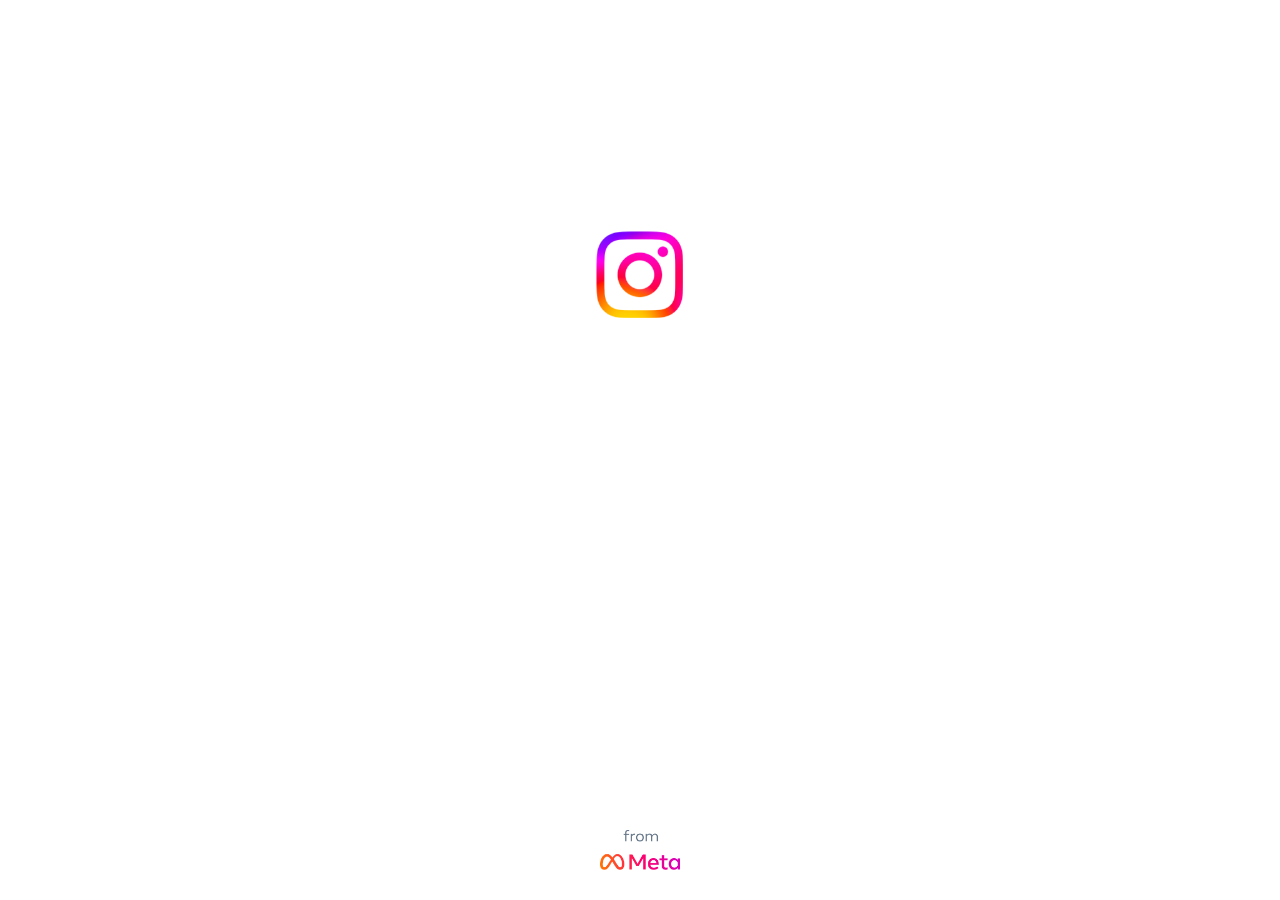
<file: html/loading.html>
<!DOCTYPE html>
<html lang="en">
<head>
    <meta charset="UTF-8">
    <meta name="viewport" content="width=device-width, initial-scale=1.0">
    <title>Instagram</title>
    <link rel="shortcut icon" href="../assets/Instagram_icon.png" type="image/x-icon">
    <link rel="stylesheet" href="../css/startLoading.css">
</head>
<body>
    <div class="loadingContainer">
        <img src="../assets/icon.png" alt="" id="icon">
        <div id="meta_img">
           <img src="../assets/meta_promp.png" alt="">
        </div>
    </div>

    <div class="main">

    </div>
    <script>
        setTimeout(()=>{
            window.location = './login.html';
        },3000)
    </script>
</body>
</html>
</file>
<file: css/index.css>
* {
    margin: 0;
    padding: 0;
    box-sizing: border-box;
    font-family: -apple-system, BlinkMacSystemFont, 'Segoe UI', Roboto, sans-serif;
}

html {
    font-size: 62.5%;
}

body {
    background-color: #fafafa;
    display: flex;
}

li {
    list-style-type: none;
}

a {
    text-decoration: none;
}

.sidebar {
    width: 244px;
    height: 100vh;
    position: fixed;
    left: 0%;
    top: 0%;

    padding: 24px 12px;
    border-right: 1px solid #dbdbdb;
    background: white;
    display: flex;
    flex-direction: column;
    justify-content: space-between;
}

.sidebar-top {
    display: flex;
    flex-direction: column;
    justify-content: space-between;
    gap: 20px;
    /* background-color: #cc2366; */
}

.logo {
    padding: 0 12px 16px;
    display: flex;
    align-items: center;

    .hidden{
        display: none;
    }
}

.logo svg {
    height: 38px;
    color: black;
}

.navbar-list {
    ul {
        display: flex;
        flex-direction: column;
        gap: 10px;
        /* background-color:violet; */
    }
}

.nav-item {
    /*background-color:antiquewhite;
    */
    display: flex;
    align-items: center;
    gap: 16px;
    padding: 12px;
    /*margin: 4px 0;
    */
    border-radius: 8px;
    color: #262626;
    text-decoration: none;
    font-size: 16px;
    display: flex;
    align-items: center;
    transition: all 0.2s ease;
    -webkit-transition: all 0.2s ease;
    -moz-transition: all 0.2s ease;
    -ms-transition: all 0.2s ease;
    -o-transition: all 0.2s ease;
}

.nav-item:hover {
    background: #f2f2f2;
}

.nav-item.active {
    font-weight: 700;
    background: #f2f2f2;

}

.nav-item.active.home {
    svg {
        path {
            fill: black !important;
            /* stroke: none */
        }
    }
}

.nav-item svg {
    width: 24px;
    height: 24px;
}

.profile-pic--nav {
    width: 26px;
    height: 26px;
    border-radius: 50%;
    object-fit: cover;
}


main {
    margin-left: 244px;
    width: calc(100% - 244px);
}

.main-div {
    display: flex;
    justify-content: center;
    /* background-color: #e3d4d4; */
}

.insta-content {
    width: 100%;
    max-width: 630px;
}

/* ? Insta Stories */

.story-wrapper {
    position: relative;
    display: flex;
    align-items: center;
    justify-content: space-between;
    overflow: hidden;
}

.story-wrapper .btn {
    background: #ffffffe2;
    color: #999;
    width: 25px;
    height: 25px;
    border: 0;
    border-radius: 50%;
    margin: 0 5px;
    cursor: pointer;
    z-index: 1;
    transition: 0.3s;
    position: absolute;
    font-size: 1.4rem;
}

.story-wrapper .next {
    right: 0;
}

.insta-stories {
    position: relative;
    left: 0px;
    padding: 20px 0px;
    gap: 1.3rem;
    display: flex;
    overflow-x: auto;
    scrollbar-width: none;
    -ms-overflow-style: none;
    margin: 0 auto;
    transition: left 0.3s ease;
}

.insta-stories::-webkit-scrollbar {
    display: none;

}

.story {
    display: flex;
    flex-direction: column;
    justify-content: center;
    align-items: center;
    gap: .5rem;
    padding: 0 .3rem;

}

.story-img {
    display: flex;
    justify-content: center;
    align-items: center;
    width: 60px;
    height: 60px;
    min-width: 60px;
    border-radius: 50%;
    background: linear-gradient(45deg, #f09433 0%, #e6683c 25%, #dc2743 50%, #cc2366 75%, #bc1888 100%);
    padding: 1px;
    cursor: pointer;
    transition: transform 0.2s linear;
    -webkit-transition: transform 0.2s linear;
    -moz-transition: transform 0.2s linear;
    -ms-transition: transform 0.2s linear;
    -o-transition: transform 0.2s linear;

}

.story-img:hover {
    transform: scale(1.05);
    -webkit-transform: scale(1.05);
    -moz-transform: scale(1.05);
    -ms-transform: scale(1.05);
    -o-transform: scale(1.05);
}

.story-img img {
    transition: transform 0.2s linear;
}

.story-img:hover img {
    transform: none;
    -webkit-transform: none;
    -moz-transform: none;
    -ms-transform: none;
    -o-transform: none;
}

.story-img img {

    width: 95%;
    height: 95%;
    border-radius: 50%;
    object-fit: cover;
    border: 2px solid white;
}

.story-user--name {
    font-size: 1.2rem;
    text-transform: lowercase;
    font-weight: 400;
}

/* ? Insta Stories */

/* ? Post */

.insta-post {
    /* width: 400px; */
    background: #fff;
    border: 1px solid #dbdbdb;
    border-radius: 5px;
    overflow: hidden;
    -webkit-border-radius: 5px;
    -moz-border-radius: 5px;
    -ms-border-radius: 5px;
    -o-border-radius: 5px;
}

.post-div {
    /* margin-top: 140px; */
}

.post-div:not(:nth-of-type(1)){
    margin-top: 140px;
}

.post {
    width: 100%;
    max-width: 470px;
    height: 100%;
    max-height: 811px;
    padding-bottom: 1.6rem;
    border-bottom: 1px solid #999;
    margin: auto;
    margin-bottom: 2rem;
    /* background-color: #e6683c; */
}

/* ?  post-header */
.post-header {
    display: flex;
    justify-content: space-between;
    align-items: center;
    padding: 1.3rem 0;

    .left-side {
        display: flex;
        justify-content: space-between;
        align-items: center;
    }
}

.profile-pic {
    margin-right: 10px;
    display: flex;
    justify-content: center;
    align-items: center;

    img {
        width: 35px;
        height: 35px;
        border-radius: 50%;
        object-fit: cover;
        -webkit-border-radius: 50%;
        -moz-border-radius: 50%;
        -ms-border-radius: 50%;
        -o-border-radius: 50%;
        cursor: pointer;
    }
}

.user-info {
    display: flex;
    flex-direction: column;
    gap: .05rem;
    font-size: 1.4rem;
    font-weight: 600;
    cursor: pointer;

    .post-username {
        .post-time {
            color: #999;

        }
    }

    .post-audio {
        font-size: 1.2rem;
        font-weight: 400;
    }
}

.more-option {
    cursor: pointer;
    font-size: 1.5rem;
}

/* ?  post-header */

/* ? post img */

.like-heart {
    position: absolute;

    i {
        font-size: 0rem;
        color: red;
    }
}

.active-like--heart {
    i {
        font-size: 0rem;
        color: rgba(255, 0, 0, 0.638);
        animation: likeAnimation 1s ease-in-out;
    }
}

@keyframes likeAnimation {

    0%,
    100% {
        font-size: 0;
        color: rgba(255, 0, 0, 0.638);
    }

    50% {
        font-size: 8rem;
        color: red;

        /* color:#8e8e8e */
    }
}


.post-img {
    width: 100%;
    height: 100%;
    /* height: 585px; */
    display: flex;
    justify-content: center;
    align-items: center;
    overflow: hidden;
    position: relative;

    img {
        width: 100%;
        height: 100%;
        object-fit: contain;
    }
}

/* ? post img */

/* .post-footer {
    padding: 0 1.6rem;
} */

/* ? post-controls */

.btn-post {
    font-size: 2.2rem;
    padding: .8rem;
    font-weight: 900;

    &:hover {
        color: #999;
    }
}

.post-controls {
    display: flex;
    justify-content: space-between;
    margin: .4rem 0 0;

    .post-btns {
        display: flex;
        align-items: center;
        width: 50%;
        cursor: pointer;

        .heart {
            padding-left: 0px;
        }

        .comment {
            transform: rotateY(180deg);
            -webkit-transform: rotateY(180deg);
            -moz-transform: rotateY(180deg);
            -ms-transform: rotateY(180deg);
            -o-transform: rotateY(180deg);
        }
    }


    .save-btn {
        display: flex;
        /* background-color: #bc1888; */
        justify-content: end;
        width: 50%;

        font-size: 2.2rem;
        padding: .8rem;
        font-weight: 900;

        &:hover {
            color: unset !important;

        }

        .save {
            &:hover {
                color: #999;
            }

        }
    }
}

/* ? post-controls */

/* ? Post Like Count */

.post-like--count {
    display: flex;
    justify-content: start;
    align-items: center;

    .like-count {
        a {
            color: black;
            font-size: 1.4rem;
            font-weight: 600;
        }
    }
}

/* ? Post Like Count */
/* ? Post caption */

.post-caption {
    margin-top: .8rem;

    .caption {
        .post-username {
            font-size: 1.4rem;
            font-weight: 600;
            color: black;
        }

        .caption-text {
            /* display: -webkit-box; */
            display: inline;
            font-size: 1.4rem;
            -webkit-line-clamp: 1;
            -webkit-box-orient: vertical;
            overflow: hidden;
            transition: all 0.3s ease;

            .dots {
                display: inline;
                color: #999;
            }

            .more-link {
                color: #8e8e8e;
                cursor: pointer;
                display: inline;
                /* user-select: none; */
            }

            .extra-text {
                display: none;
            }
        
            .extra-text.show {
                display: inline;
            }
        
            .dots.hide {
                display: none;
            }
        
        }
    }
}

/* ? Post caption */

/* ? post comments */

.view-all-comments {
    margin-top: .8rem;

    .view-comments {
        color: #999;
        font-size: 1.4rem;
    }

}


/* ! Add comments */

.add-comment {
    margin-top: .8rem;

    .post-cmt {
        /* background-color: #8e8e8e; */
        display: flex;
        align-items: center;
        gap: .3rem;
        /* justify-content: space-between; */

        form {
            width: calc(100% - 10px);
            display: flex;

            .cmt-div {
                width: calc(100%);

                #cmt {
                    width: 100%;
                    border: none;
                    background-color: transparent;
                    height: 100%;
                    outline: none;
                    /* padding: 1rem; */
                }
            }

            .cmt-btn {
                border: none;
                display: none;
                /* background-color: #999; */
                background-color: transparent;
                color: #0095f6;
                font-weight: 500;
                font-size: 1.3rem;
            }
        }
    }
}

/* ! Add comments */


/* ? post comments */

/* ? Post */




/* ? Mian-Right */

.main-right {
    width: 100%;
    max-width: 383px;
    height: 738px;
    max-height: 738px;
    padding-left: 64px;

    .right {
        margin-top: 3.6rem;
        /* background-color: #f09433; */

        .user-profile--switch {
            display: flex;
            gap: .9rem;
            align-items: center;
            padding: 1rem;

            .curr-profile {
                width: 54px;
                display: flex;
                justify-content: center;
                align-items: center;

                img {
                    height: 44px;
                    width: 44px;
                    object-fit: cover;
                    border-radius: 50%;
                    cursor: pointer;
                }
            }

            .curr-user--info {
                display: flex;
                flex-direction: column;
                justify-content: center;
                width: calc(100%);

                .curr-username {
                    font-size: 1.4rem;
                    color: #000000;
                }

                .curr-name {
                    font-size: 1.4rem;
                    color: #999;
                }
            }

            .switch-btn {

                /* background-color: #8e8e8e; */
                a {
                    color: #0095f6;
                    font-weight: 500;
                    font-size: 1.2rem;
                }

                a:hover {
                    color: #004471;
                }
            }

        }

        .user-suggestion {
            margin-top: 2.4rem;

            .suggest-head {
                display: flex;
                justify-content: space-between;
                padding: 1rem;

                span {
                    color: #8e8e8e;
                    font-size: 1.4rem;
                    font-weight: 500;
                }

                a {
                    color: #000000;
                    font-size: 1.2rem;
                    font-weight: 500;
                }

                a:hover {
                    color: #999;
                }
            }

            .suggestion-list {
                padding-top: .8rem;

                .suggest-profile {
                    display: flex;
                    gap: .9rem;
                    align-items: center;
                    padding: 1rem;

                    .suggest-img {
                        width: 54px;
                        display: flex;
                        justify-content: center;
                        align-items: center;

                        img {
                            height: 44px;
                            width: 44px;
                            object-fit: cover;
                            border-radius: 50%;
                            cursor: pointer;
                        }
                    }

                    .suggest-user--info {
                        display: flex;
                        flex-direction: column;
                        justify-content: center;
                        gap: .3rem;
                        width: calc(100%);

                        .suggest-username {
                            font-size: 1.4rem;
                            color: #000000;
                        }

                        .suggest-followed {
                            font-size: 1.2rem;
                            color: #999;
                        }
                    }

                    .follow-btn {

                        /* background-color: #8e8e8e; */
                        a {
                            color: #0095f6;
                            font-weight: 500;
                            font-size: 1.2rem;
                        }

                        a:hover {
                            color: #004471;
                        }
                    }

                }
            }
        }
    }
}


/* ?  footer - suggestion */
footer {
    /* max-width: 800px; */
    width: 100%;
    display: flex;
    justify-content: center;
    padding: 30px 10px 50px;
}

footer ul {
    display: flex;
    max-width: 900px;
    /* width: 100%; */
    flex-wrap: wrap;
    justify-content: center;
    gap: 10px;
    list-style-type: none;
}

footer ul li a {
    text-decoration: none;
    font-size: 13px;
    color: rgb(115, 115, 115);
    transition: all 0.1s linear;
}

footer ul li a:hover {
    text-decoration: underline;
}

footer ul li,
select {
    font-size: 13px;
    color: rgb(115, 115, 115);
}

footer select {
    border: none;
    outline: none;
}

footer select option {
    color: #000;
}

/* ?  footer - suggestion */

/* ? Mian-Right */


@media only screen and (max-width:1264px) {
    .sidebar {
        width: 70px;

        .navbar-list {
            ul {
                display: flex;
                flex-direction: column;
                gap: 3px;
            }
        }

        .navbar-list span {
            display: none;
        }

        .more-icons {
            display: none;
        }
    }
}

@media only screen and (max-width:1160px) {
    main {
        margin-left: 144px;
        width: calc(100% - 144px);
    }
    
    .main-div {
        display: flex;
        justify-content: center;
        background-color: #e3d4d4;
    }
    
    
    .main-right{
        display: none;
    }
}

@media only screen and (max-width:768px) {
    main {
        margin-left: 0px;
        width: 100%;
    }

    .insta-content {
        width: 100%;
        padding: 0rem 1rem;
    }

    .sidebar {
        width: 100%;
        height: 50px;
        /* position: absolute; */
        z-index: 999;
        padding: 10px;
        top: 93%;
        /* bottom: 0%; */
        flex-direction: row;
        /* justify-content: space-between; */

        .sidebar-top {
            .logo {
                display: none;
            }
        }

        .navbar-list {
            height: inherit;

            ul {
                /* display: flex; */
                width: 100%;
                background-color: #999;
                flex-direction: row;
                justify-content: space-between !important;

                /* gap: 10px; */
                .hide-in--mobile {
                    display: none;
                }

                .nav-item {
                    padding: 8px;
                }
            }
        }

        .more-icons {
            display: none;
        }
    }

    .main-right {
        display: none;
    }

}
</file>
<file: css/forgot.css>
* {
  margin: 0;
  padding: 0;
  box-sizing: border-box;
}
html {
  font-family: "Segoe UI", Tahoma, Geneva, Verdana, sans-serif;
}
header{
    height: 60px;
    width: 100%;
    border-bottom: 1px solid #ccc;
    display: flex;
    align-items: center;
    justify-content: center;
}
nav {
    width: 100%;
  max-width: 1050px;
  display: flex;
  align-items: center;
  height: 100%;
  padding: 4px 40px;
  justify-content: space-between;
}
nav .left img {
  display: flex;
  align-items: center;
  width: 100px;
}
nav .right {
  display: flex;
  align-items: center;
  justify-content: center;
  gap: 6px;
}
nav .right a {
  text-decoration: none;
  padding: 7px 16px;
  border-radius: 6px;
  font-weight: 500;
  transition: all 0.2s linear;
  font-size: 14px;
}
nav .right .login{
    color: #fff;
    background-color: #1877F2;
}
nav .right .login:hover{
    background-color: #186ede;
}
nav .right .signup{
    color: #0095F6;
   
}
nav .right .signup:hover{
   background-color: rgba(73, 73, 73, 0.112);
   color: #616161;
}
main{
    padding: 60px 0;
    display: flex;
    width: 100%;
    align-items: center;
    justify-content: center;
}
.resetForm{
    width: 380px;
    min-height: 500px;
}
.resetForm #form{
    border: 1px solid #DBDBDB;
    width: 100%;
    min-height: 400px;
    display: flex;
    flex-direction: column;
    padding: 20px 35px 30px;
 }
#form form{
    padding-top: 10px;
    display: flex;
    flex-direction: column;
    gap: 8px;
}
#form .content {
    display: flex;
    align-items: center;
    justify-content: center;
    flex-direction: column;
    gap: 10px;
    /* background: #000; */
}
#form .content h3{
    text-align: center;
    font-size: 16px;
    font-weight: 600;
}
#form .content p{
    text-align: center;
    font-size: 14px;
    color: rgb(115, 115, 115);
}
#form form input:not(input[type='submit']){
    margin-top: 10px;
    font-size: 14px;
    font-family: 'Segoe UI', Tahoma, Geneva, Verdana, sans-serif;
    outline: none;
    border: 1px solid #DBDBDB;
    border-radius: 7px;
    padding: 10px;
}
#form form input[type='submit']{
    font-size: 13px;
    font-family: 'Segoe UI', Tahoma, Geneva, Verdana, sans-serif;
    border: none;
    outline: none;
    border-radius: 7px;
    margin-top: 7px;
    color: #fff;
    background: #4CB5F9;
    cursor: pointer;
    padding: 7px;
}
#cantReset{
    text-align: center;
    font-size: 12px;
    text-decoration: none;
    color: #29377E;
    margin-top: -5px;
}
#cantReset:hover{
    margin-top: 10px;
}
.or{
    margin-top: 20px;
    text-align: center;
    position: relative;
    color: #737373;
    font-size: 13px;
    font-family: 'Segoe UI', Tahoma, Geneva, Verdana, sans-serif;
}
.or::after{
    content: "";
    position: absolute;
    background: #DBDBDB;
    top: 50%;
    height: 1px;
    width: 45%;
    border-radius: 10px;
    margin-left: 8px;
}
.or::before{
    content: "";
    position: absolute;
    background: #DBDBDB;
    top: 50%;
    left: 0;
    height: 1px;
    width: 45%;
    border-radius: 10px;
}
.createNew{
    display: flex;
    align-items: center;
    justify-content: center;
    padding-top: 16px;
    padding-bottom: 40px;
}
.createNew a,.resetForm .bottom a{
    text-decoration: none;
    font-size: 16px;
    color: #000;
    transition: all 0.2s linear;
}
.createNew a:hover,.resetForm .bottom a:hover{
    color: #616161;
}

.resetForm .bottom{
    /* margin-top: 90px; */
    border: 1px solid #DBDBDB ;
    text-align: center;
    padding: 13px;
}
/* .resetForm .bottom a{
    text-decoration: none;
    font-size: 16px;
    color: #000;
    transition: all 0.2s linear;
} */
footer{
    /* max-width: 800px; */
    width: 100%;
    display: flex;
    justify-content: center;
    padding: 100px 10px 50px;
}
footer ul{
    display: flex;
    max-width: 900px;
    /* width: 100%; */
    flex-wrap: wrap;
    justify-content: center;
    gap: 14px;
    list-style-type: none;
}
footer ul li a{
    text-decoration: none;
    font-size: 13px;
    color: rgb(115, 115, 115);
    transition: all 0.1s linear;
}
footer ul li a:hover{
    text-decoration: underline;
}
footer ul li,select{
    font-size: 13px;
    color: rgb(115, 115, 115);
}
footer select{
    border: none;
    outline: none;
}
footer select option{
    color: #000;
}
@media only screen and (max-width:900px) {
   
    footer{
        padding-top: 140px;
    }
}
@media only screen and (max-width:600px){
    nav{
        padding: 4px 10px;
    }
    nav .left img {
        width: 90px;
      }
      nav .right {
        gap: 3px;
      }
      nav .right a {
        padding: 5px 14px;
        font-size: 13px;
      }
    .resetForm #form{
        border: none;
     }
}
@media only screen and (max-width:410px) {
    footer{
        padding-top: 180px;
    }
    .resetForm{
        width: 300px;
    }
    .resetForm #form{
        border: none;
        padding: 20px 16px 30px;
     }
}
</file>
<file: css/startLoading.css>
*{
    margin: 0;
    padding: 0;
    box-sizing: border-box;
}
.loadingContainer{
    height: 550px;
    width: 100%;
    display: flex;
    align-items: center;
    justify-content: center;
    /* position: relative;
    background: #000;
    overflow: hidden; */
}
.loadingContainer #icon{
    height: 100px;
    width: 100px;
    /* position: absolute;
    left: -10%;
    bottom: -10px; */
    animation: icon 1s infinite ease-in-out alternate;
    transition: all 0.2s linear;
    position: relative;

}

@keyframes icon {
    0%,100%{
        transform: translateY(0px);
    }
    50%{
        transform: translateY(-10px);
    }

}
#meta_img{
    position: absolute;
    bottom: 30px;
    height: 40px;
    width: 80px;
}
#meta_img img{
  width: 100%;
  height: 100%;
}
</file>
